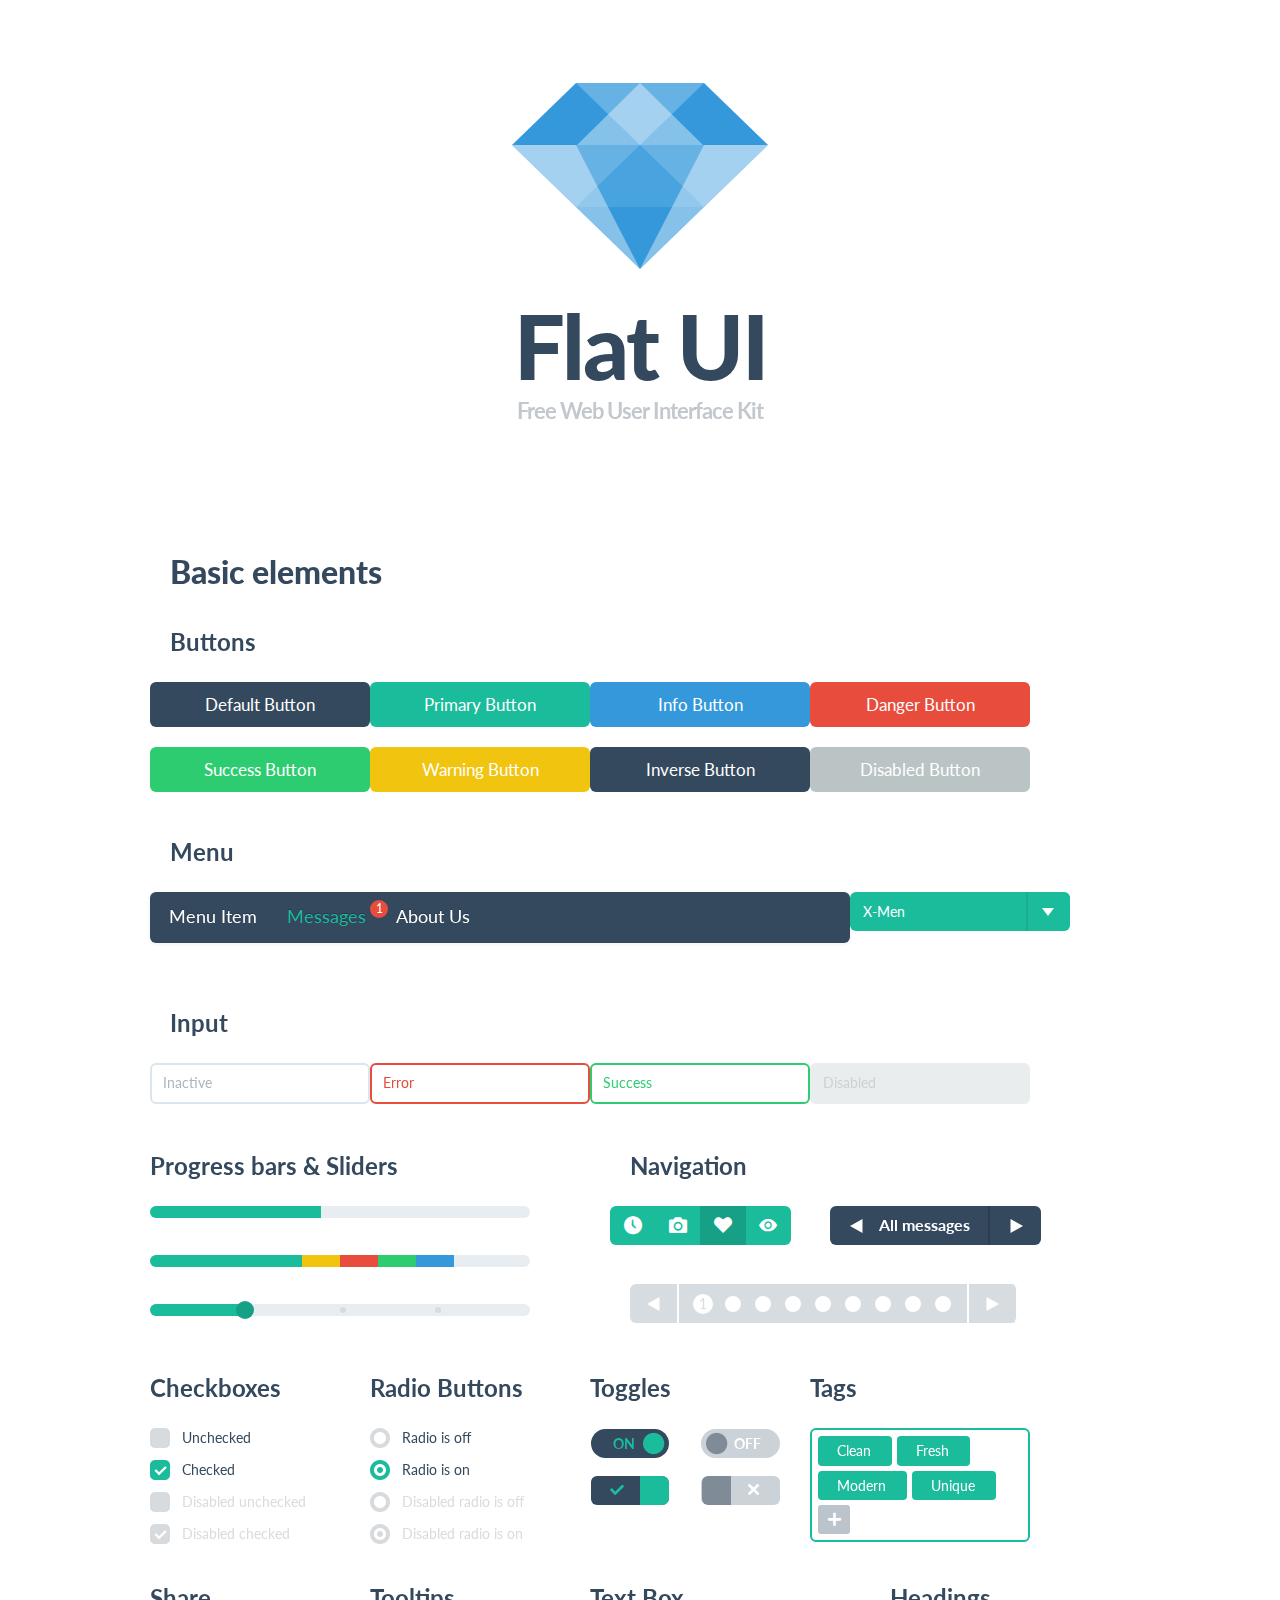
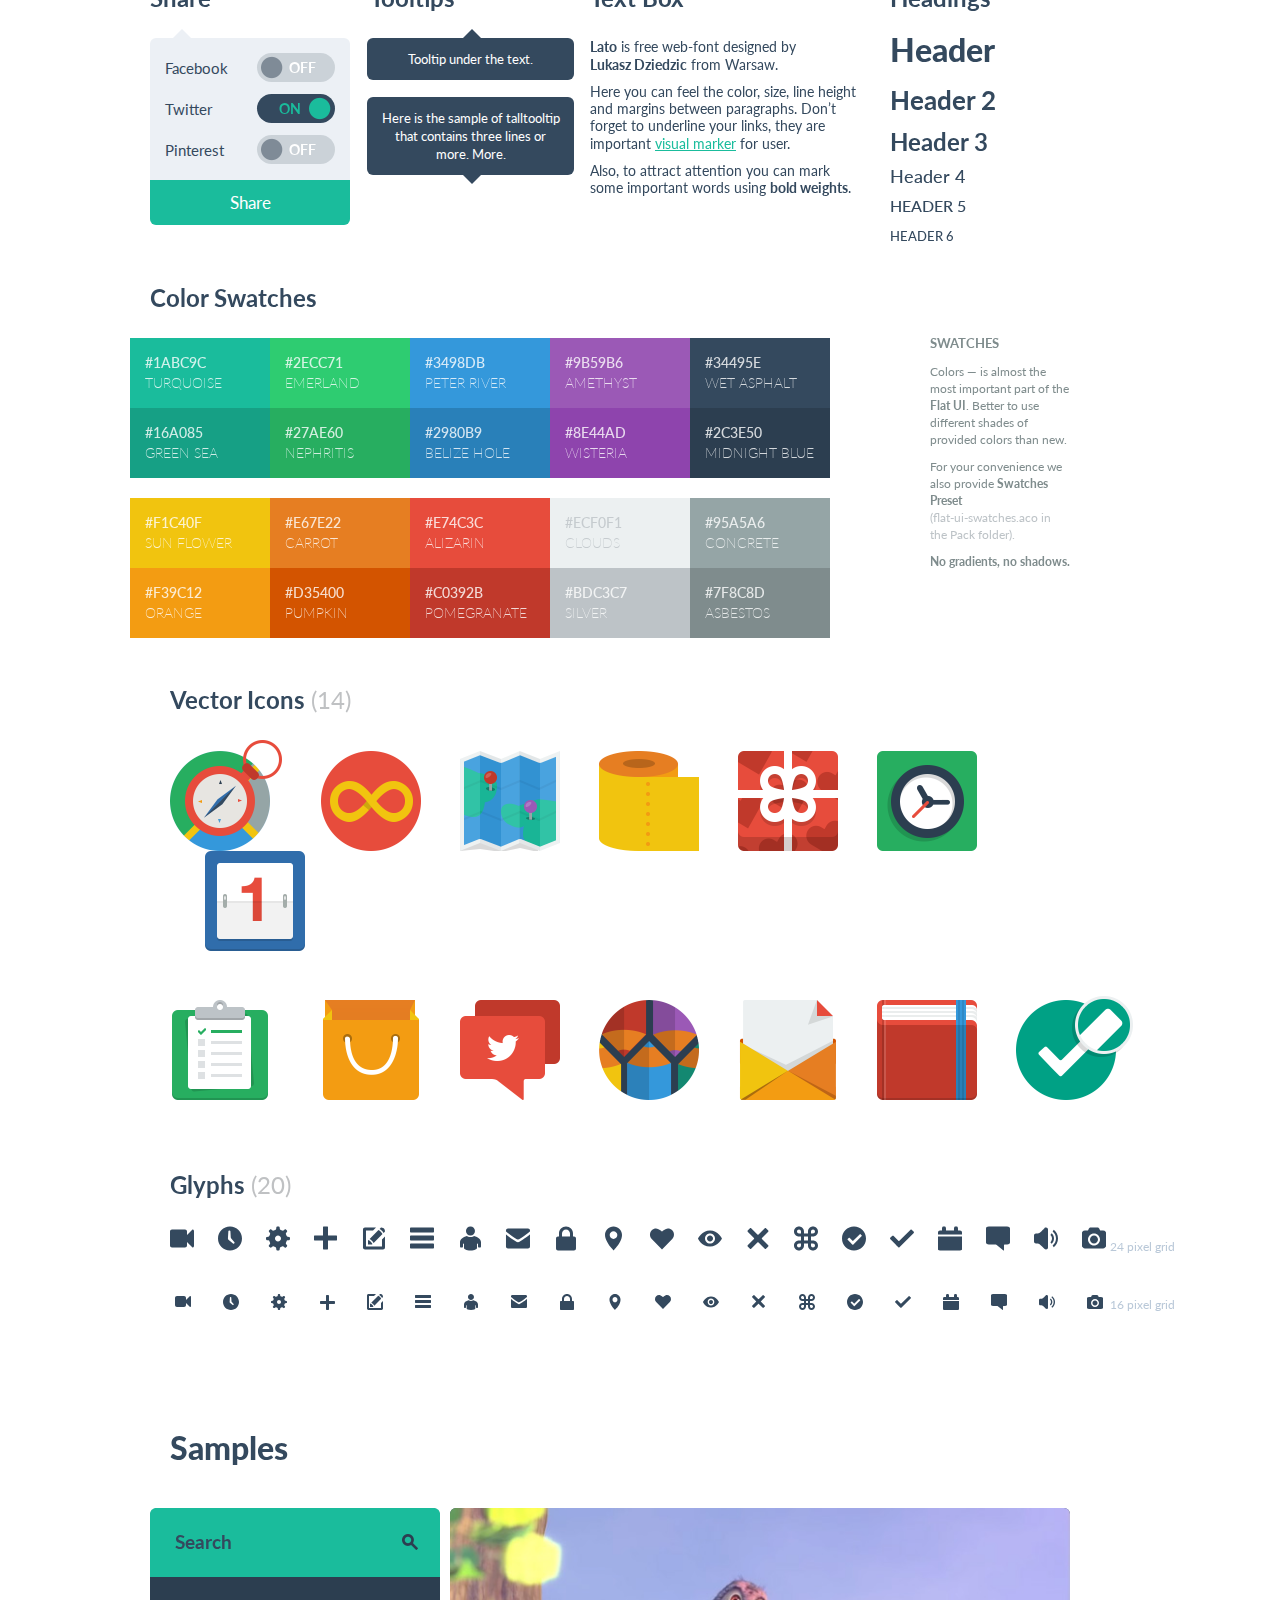
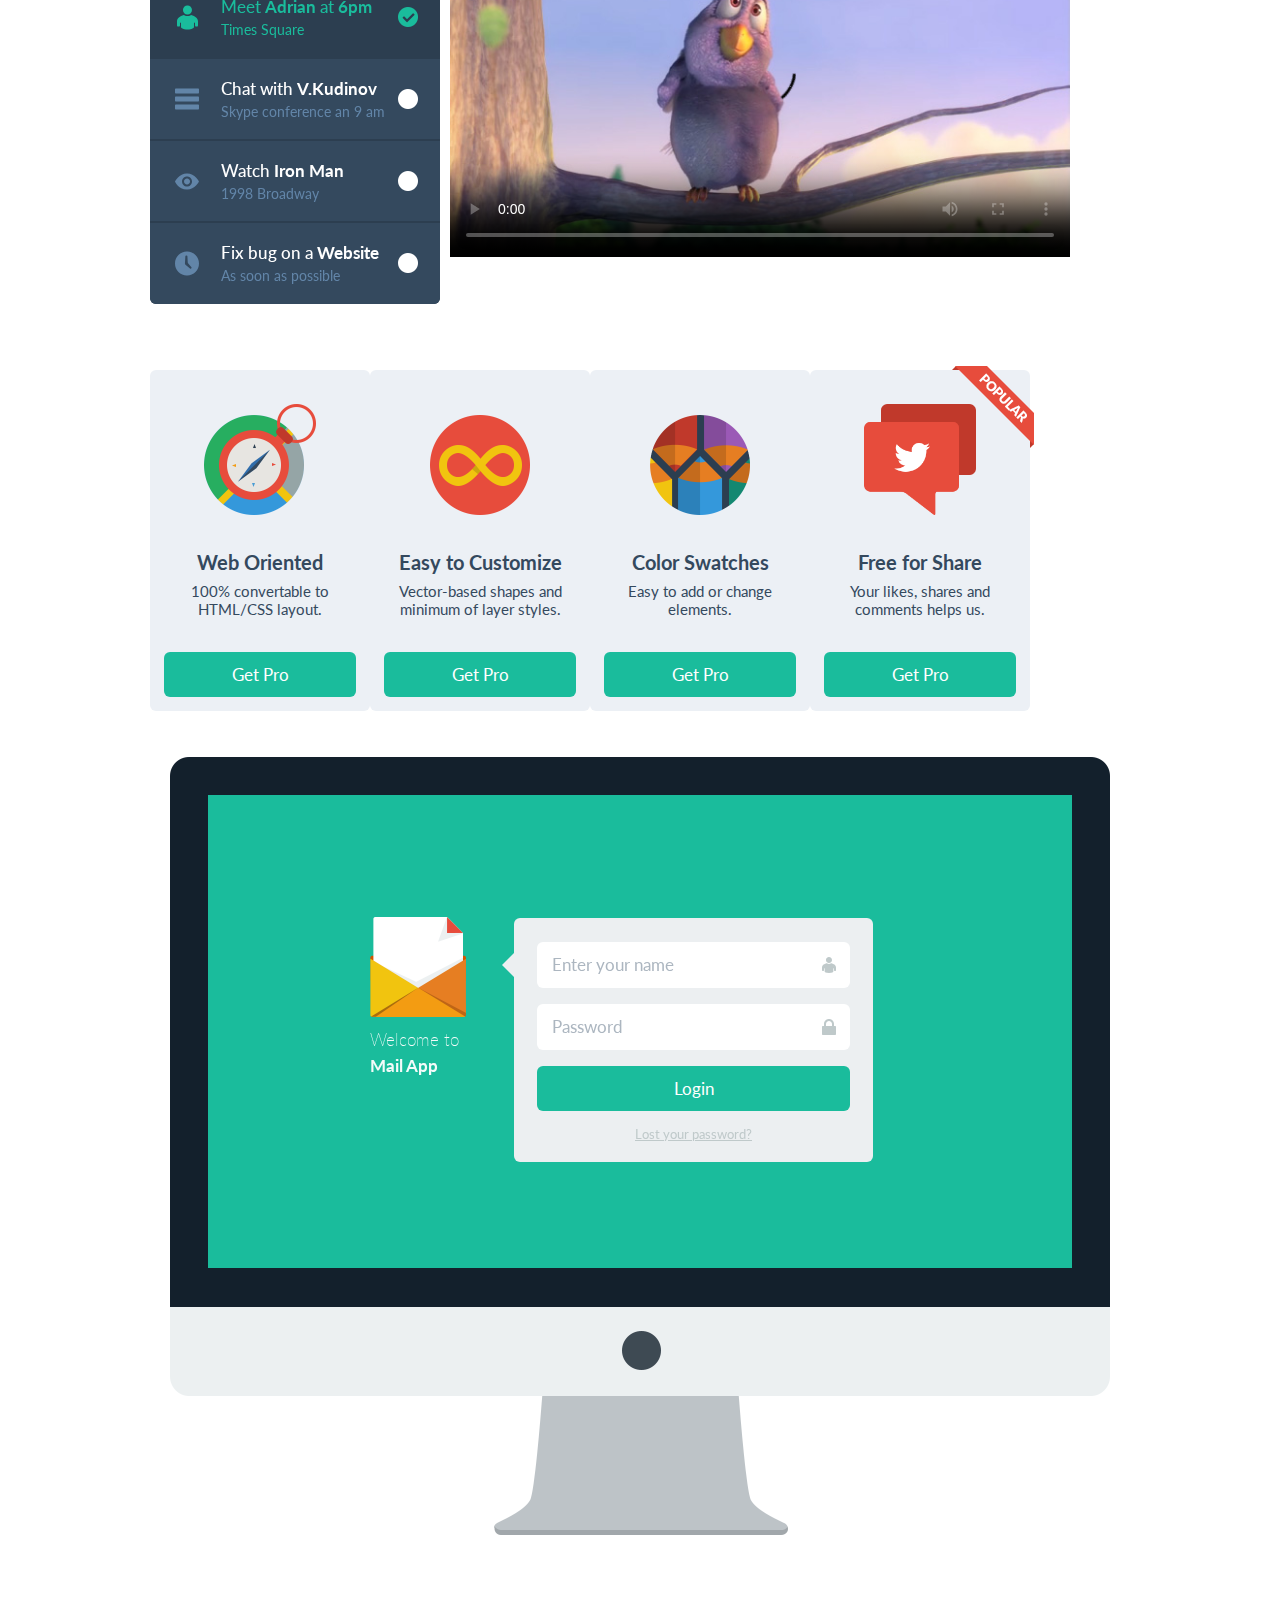
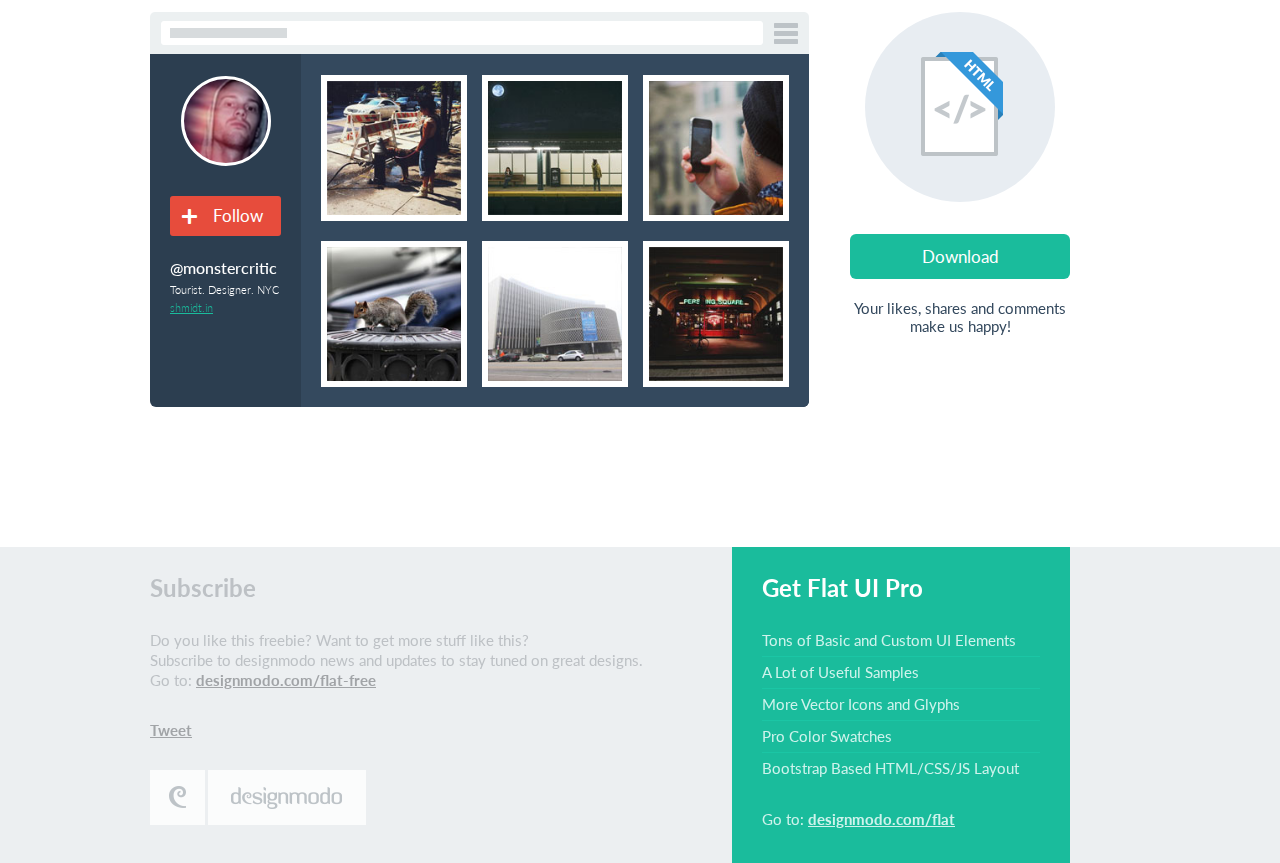
<file: ref.html>
<!DOCTYPE html>
<html lang="en">
  <head>
    <meta charset="utf-8">
    <title>Flat UI</title>
    <meta name="viewport" content="width=device-width, initial-scale=1.0">

    <!-- Loading Bootstrap -->
    <link href="css/bootstrap.css" rel="stylesheet">

    <!-- Loading Flat UI -->
    <link href="css/flat-ui.css" rel="stylesheet">
    <link rel="shortcut icon" href="images/favicon.ico">

    <!-- HTML5 shim, for IE6-8 support of HTML5 elements. All other JS at the end of file. -->
    <!--[if lt IE 9]>
      <script src="js/html5shiv.js"></script>
    <![endif]-->
  </head>
  <body>
    <div class="container">
      <div class="demo-headline">
        <h1 class="demo-logo">
          <div class="logo"></div>
          Flat UI
          <small>Free Web User Interface Kit</small>
        </h1>
      </div> <!-- /demo-headline -->

      <h1>Basic elements</h1>
      <h3 class="demo-panel-title">Buttons</h3>

      <div class="row demo-row">
        <div class="span3">
          <a href="#" class="btn btn-large btn-block">Default Button</a>
        </div>
        <div class="span3">
          <a href="#" class="btn btn-large btn-block btn-primary">Primary Button</a>
        </div>
        <div class="span3">
          <a href="#" class="btn btn-large btn-block btn-info">Info Button</a>
        </div>
        <div class="span3">
          <a href="#" class="btn btn-large btn-block btn-danger">Danger Button</a>
        </div>
      </div> <!-- /row -->

      <div class="row demo-row">
        <div class="span3">
          <a href="#" class="btn btn-large btn-block btn-success">Success Button</a>
        </div>
        <div class="span3">
          <a href="#" class="btn btn-large btn-block btn-warning">Warning Button</a>
        </div>
        <div class="span3">
          <a href="#" class="btn btn-large btn-block btn-inverse">Inverse Button</a>
        </div>
        <div class="span3">
          <a href="#" class="btn btn-large btn-block disabled">Disabled Button</a>
        </div>
      </div> <!-- /row -->

      <h3 class="demo-panel-title">Menu</h3>
      <div class="row demo-row">
        <div class="span9">
          <div class="navbar navbar-inverse">
            <div class="navbar-inner">
              <div class="container">
                <button type="button" class="btn btn-navbar" data-toggle="collapse" data-target=".nav-collapse">
                  <span class="icon-bar"></span>
                  <span class="icon-bar"></span>
                  <span class="icon-bar"></span>
                </button>
                <div class="nav-collapse collapse">
                  <ul class="nav">
                    <li>
                      <a href="#">
                        Menu Item
                        <span class="navbar-unread">1</span>
                      </a>
                    </li>
                    <li class="active">
                      <a href="#">
                        Messages
                        <span class="navbar-unread">1</span>
                      </a>
                      <ul>
                        <li><a href="#">Element One</a></li>
                        <li>
                          <a href="#">Sub menu</a>
                          <ul>
                            <li><a href="#">Element One</a></li>
                            <li><a href="#">Element Two</a></li>
                            <li><a href="#">Element Three</a></li>
                          </ul> <!-- /Sub menu -->
                        </li>
                        <li><a href="#">Element Three</a></li>
                      </ul> <!-- /Sub menu -->
                    </li>
                    <li>
                      <a href="#">
                        About Us
                        <span class="navbar-unread">1</span>
                      </a>
                    </li>
                  </ul>
                </div><!--/.nav-collapse -->
              </div>
            </div>
          </div>
        </div>
        <div class="span3">
          <select value="X-Men" class="span3" tabindex="1" name="herolist">
            <option value="0">Choose hero</option>
            <option value="1">Spider Man</option>
            <option value="2">Wolverine</option>
            <option value="3">Captain America</option>
            <option value="X-Men" selected="selected">X-Men</option>
            <option value="Crocodile">Crocodile</option>
          </select>
        </div>
      </div> <!-- /row -->

      <h3 class="demo-panel-title">Input</h3>
      <div class="row">
        <div class="span3">
          <input type="text" value="" placeholder="Inactive" class="span3" />
        </div>
        <div class="span3">
          <div class="control-group error">
            <input type="text" value="Error" class="span3" />
          </div>
        </div>
        <div class="span3">
          <div class="control-group success">
            <input type="text" value="Success" class="span3" />
          </div>
        </div>
        <div class="span3">
          <input type="text" value="Disabled" disabled="disabled" class="span3" />
        </div>
      </div> <!-- /row -->

      <div class="row">
        <div class="span5">
          <h3 class="demo-panel-title">Progress bars &amp; Sliders</h3>
          <div class="progress">
            <div class="bar" style="width: 45%;"></div>
          </div>
          <br/>
          <div class="progress">
            <div class="bar" style="width: 40%;"></div>
            <div class="bar bar-warning" style="width: 10%;"></div>
            <div class="bar bar-danger" style="width: 10%;"></div>
            <div class="bar bar-success" style="width: 10%;"></div>
            <div class="bar bar-info" style="width: 10%;"></div>
          </div>
          <br/>
          <div id="slider" class="ui-slider">
            <div class="ui-slider-segment"></div>
            <div class="ui-slider-segment"></div>
            <div class="ui-slider-segment"></div>
          </div>
        </div> <!-- /sliders -->

        <div class="span6 offset1">
          <h3 class="demo-panel-title">Navigation</h3>
          <div class="row demo-navigation">
            <div class="span3">
              <div class="btn-toolbar">
                <div class="btn-group">
                  <a class="btn btn-primary" href="#"><i class="fui-time-16"></i></a>
                  <a class="btn btn-primary" href="#"><i class="fui-camera-16"></i></a>
                  <a class="btn btn-primary active" href="#"><i class="fui-heart-16"></i></a>
                  <a class="btn btn-primary" href="#"><i class="fui-eye-16"></i></a>
                </div>
              </div> <!-- /toolbar -->
            </div>
            <div class="span3 demo-pager">
              <ul class="pager">
                <li class="previous">
                  <a href="#">
                    <img src="images/pager/previous.png" />
                    All messages
                  </a>
                </li>
                <!-- <li class="pager-center">Center</li> -->
                <li class="next">
                  <a href="#">
                    <img src="images/pager/next.png" />
                  </a>
                </li>
              </ul> <!-- /pager -->
            </div>
          </div> <!-- /demo-navigation -->

          <div class="pagination">
            <ul>
              <li class="previous"><a href="#"><img src="images/pager/previous.png" /></a></li>
              <li class="active"><a href="#">1</a></li>
              <li><a href="#">2</a></li>
              <li><a href="#">3</a></li>
              <li><a href="#">4</a></li>
              <li><a href="#">5</a></li>
              <li><a href="#">6</a></li>
              <li><a href="#">7</a></li>
              <li><a href="#">8</a></li>
              <li><a href="#">9</a></li>
              <li class="next"><a href="#"><img src="images/pager/next.png" /></a></li>
            </ul>
          </div>
        </div> <!-- /navigation -->
      </div> <!-- /row -->

      <div class="row">
        <div class="span3">
          <h3 class="demo-panel-title">Checkboxes</h3>
          <label class="checkbox" for="checkbox1">
            <input type="checkbox" value="" id="checkbox1">
            Unchecked
          </label>
          <label class="checkbox" for="checkbox2">
            <input type="checkbox" checked="checked" value="" id="checkbox2">
            Checked
          </label>

          <label class="checkbox" for="checkbox3">
            <input type="checkbox" value="" id="checkbox3" disabled="">
            Disabled unchecked
          </label>
          <label class="checkbox" for="checkbox4">
            <input type="checkbox" checked="checked" value="" id="checkbox4" disabled="">
            Disabled checked
          </label>
        </div> <!-- /checkboxes span3 -->

        <div class="span3">
          <h3 class="demo-panel-title">Radio Buttons</h3>
          <label class="radio">
            <input type="radio" name="optionsRadios" id="optionsRadios1" value="option1">
            Radio is off
          </label>
          <label class="radio">
            <input type="radio" name="optionsRadios" id="optionsRadios2" value="option1" checked="">
            Radio is on
          </label>

          <label class="radio">
            <input type="radio" name="optionsRadiosDisabled" id="optionsRadios3" value="option2" disabled="">
            Disabled radio is off
          </label>
          <label class="radio">
            <input type="radio" name="optionsRadiosDisabled" id="optionsRadios4" value="option2" checked="" disabled="">
            Disabled radio is on
          </label>
        </div> <!-- /radios span3 -->

        <div class="span3">
          <h3 class="demo-panel-title">Toggles</h3>

          <table width="100%">
            <tr>
              <td width="50%">
                <div class="toggle">
                  <label class="toggle-radio" for="toggleOption2">ON</label>
                  <input type="radio" name="toggleOptions" id="toggleOption1" value="option1" checked="checked">
                  <label class="toggle-radio" for="toggleOption1">OFF</label>
                  <input type="radio" name="toggleOptions" id="toggleOption2" value="option2">
                </div>
              </td>

              <td>
                <div class="toggle">
                  <label class="toggle-radio" for="toggleOption4">ON</label>
                  <input type="radio" name="toggleOptions2" id="toggleOption3" value="option3">
                  <label class="toggle-radio" for="toggleOption3">OFF</label>
                  <input type="radio" name="toggleOptions2" id="toggleOption4" value="option4" checked="checked">
                </div>
              </td>
            </tr>
            <tr>
              <td>
                <div class="toggle toggle-icon">
                  <label class="toggle-radio fui-checkmark-16" for="toggleOption6"></label>
                  <input type="radio" name="toggleOptions3" id="toggleOption5" value="option5" checked="checked">
                  <label class="toggle-radio fui-cross-16" for="toggleOption5"></label>
                  <input type="radio" name="toggleOptions3" id="toggleOption6" value="option6">
                </div>
              </td>

              <td>
                <div class="toggle toggle-icon">
                  <label class="toggle-radio fui-checkmark-16" for="toggleOption8"></label>
                  <input type="radio" name="toggleOptions4" id="toggleOption7" value="option7">
                  <label class="toggle-radio fui-cross-16" for="toggleOption7"></label>
                  <input type="radio" name="toggleOptions4" id="toggleOption8" value="option8" checked="checked">
                </div>
              </td>
            </tr>
          </table>
        </div> <!-- /toggles span3 -->

        <div class="span3">
          <h3 class="demo-panel-title">Tags</h3>
          <input name="tagsinput" id="tagsinput" class="tagsinput" value="Clean,Fresh,Modern,Unique" />
        </div>
      </div> <!-- /row -->

      <div class="row">
        <div class="span3">
          <h3 class="demo-panel-title">Share</h3>
          <div class="share mrl">
            <ul>
              <li>
                <label class="share-label" for="share-toggle2">Facebook</label>
                <div class="toggle">
                  <label class="toggle-radio" for="share-toggle2">ON</label>
                  <input type="radio" name="share-toggles" id="share-toggle2" value="toggle1">
                  <label class="toggle-radio" for="share-toggle1">OFF</label>
                  <input type="radio" name="share-toggles" id="share-toggle1" value="toggle2" checked="checked">
                </div>
              </li>
              <li>
                <label class="share-label" for="share-toggle4">Twitter</label>
                <div class="toggle">
                  <label class="toggle-radio" for="share-toggle4">ON</label>
                  <input type="radio" name="share-toggles2" id="share-toggle4" value="toggle1" checked="checked">
                  <label class="toggle-radio" for="share-toggle3">OFF</label>
                  <input type="radio" name="share-toggles2" id="share-toggle3" value="toggle2">
                </div>
              </li>
              <li>
                <label class="share-label" for="share-toggle6">Pinterest</label>
                <div class="toggle">
                  <label class="toggle-radio" for="share-toggle6">ON</label>
                  <input type="radio" name="share-toggles3" id="share-toggle6" value="toggle1">
                  <label class="toggle-radio" for="share-toggle5">OFF</label>
                  <input type="radio" name="share-toggles3" id="share-toggle5" value="toggle2" checked="checked">
                </div>
              </li>
            </ul>
            <a href="#" class="btn btn-primary btn-block btn-large">Share</a>
          </div> <!-- /share -->
        </div>

        <div class="span3">
          <div class="demo-tooltips">
            <h3 class="demo-panel-title">Tooltips</h3>
            <p align="center" data-toggle="tooltip" data-placement="bottom" title="Tooltip under the text."></p>
            <p align="center" data-toggle="tooltip" title="Here is the sample of talltooltip that contains three lines or more. More."></p>
          </div>
        </div> <!-- /span3 with tooltips -->

        <div class="span4">
          <div class="demo-text-box prl">
            <h3 class="demo-panel-title">Text Box</h3>
            <p><strong>Lato</strong> is free web-font designed by <strong>Lukasz&nbsp;Dziedzic</strong> from Warsaw.</p>
            <p>Here you can feel the color, size, line height and margins between paragraphs. Don’t forget to underline 
              your links, they are important <a href="#">visual marker</a> for user.</p>
            <p>Also, to attract attention you can mark some&nbsp;important words using <strong>bold weights</strong>.</p>
          </div>
        </div> <!-- /text box -->

        <div class="span2">
          <h3 class="demo-panel-title demo-headings">Headings</h3>
          <h1>Header</h1>
          <h2>Header 2</h2>
          <h3>Header 3</h3>
          <h4>Header 4</h4>
          <h5>Header 5</h5>
          <h6>Header 6</h6>
        </div> <!-- /headings -->
      </div> <!-- /row -->

      <div class="row">
        <div class="span10">
          <h3 class="demo-panel-title">Color Swatches</h3>
          <div class="row mbl">
            <div class="span2">
              <dl class="palette palette-firm">
                <dt>#1abc9c</dt>
                <dd>Turquoise</dd>
              </dl>
              <dl class="palette palette-firm-dark">
                <dt>#16a085</dt>
                <dd>Green sea</dd>
              </dl>
            </div>

            <div class="span2">
              <dl class="palette palette-success">
                <dt>#2ecc71</dt>
                <dd>Emerland</dd>
              </dl>
              <dl class="palette palette-success-dark">
                <dt>#27ae60</dt>
                <dd>Nephritis</dd>
              </dl>
            </div>

            <div class="span2">
              <dl class="palette palette-info">
                <dt>#3498db</dt>
                <dd>Peter river</dd>
              </dl>
              <dl class="palette palette-info-dark">
                <dt>#2980b9</dt>
                <dd>Belize hole</dd>
              </dl>
            </div>

            <div class="span2">
              <dl class="palette palette-amethyst">
                <dt>#9b59b6</dt>
                <dd>Amethyst</dd>
              </dl>
              <dl class="palette palette-wisteria">
                <dt>#8e44ad</dt>
                <dd>Wisteria</dd>
              </dl>
            </div>

            <div class="span2">
              <dl class="palette palette-night">
                <dt>#34495e</dt>
                <dd>Wet asphalt</dd>
              </dl>
              <dl class="palette palette-night-dark">
                <dt>#2c3e50</dt>
                <dd>Midnight blue</dd>
              </dl>
            </div>
          </div> <!-- /color swatches -->

          <div class="row mbl">
            <div class="span2">
              <dl class="palette palette-bright">
                <dt>#f1c40f</dt>
                <dd>Sun flower</dd>
              </dl>
              <dl class="palette palette-bright-dark">
                <dt>#f39c12</dt>
                <dd>Orange</dd>
              </dl>
            </div>

            <div class="span2">
              <dl class="palette palette-carrot">
                <dt>#e67e22</dt>
                <dd>Carrot</dd>
              </dl>
              <dl class="palette palette-pumpkin">
                <dt>#d35400</dt>
                <dd>Pumpkin</dd>
              </dl>
            </div>

            <div class="span2">
              <dl class="palette palette-alizarin">
                <dt>#e74c3c</dt>
                <dd>Alizarin</dd>
              </dl>
              <dl class="palette palette-pomegranate">
                <dt>#c0392b</dt>
                <dd>Pomegranate</dd>
              </dl>
            </div>

            <div class="span2">
              <dl class="palette palette-clouds">
                <dt>#ecf0f1</dt>
                <dd>Clouds</dd>
              </dl>
              <dl class="palette palette-silver">
                <dt>#bdc3c7</dt>
                <dd>Silver</dd>
              </dl>
            </div>

            <div class="span2">
              <dl class="palette palette-concrete">
                <dt>#95a5a6</dt>
                <dd>Concrete</dd>
              </dl>
              <dl class="palette palette-asbestos">
                <dt>#7f8c8d</dt>
                <dd>Asbestos</dd>
              </dl>
            </div>
          </div> <!-- /color swatches -->
        </div>

        <div class="span2">
          <h3 class="demo-panel-title">&nbsp;</h3>
          <h6 class="palette-headline">SWATCHES</h6>
          <p class="palette-paragraph">
            Colors &mdash; is almost the most important part of the <strong>Flat UI</strong>. Better to use different shades of provided colors than new.
          </p>
          <p class="palette-paragraph">
            For your convenience we also provide <strong>Swatches Preset</strong> <span>(flat&#8209;ui&#8209;swatches.aco in the Pack folder).</span>
          </p>
          <p class="palette-paragraph">
            <strong>No gradients, no shadows.</strong>
          </p>
        </div> <!-- /swatches desc -->
      </div> <!-- /swatches row -->

      <h3 class="demo-panel-title">Vector Icons <small>(14)</small></h3>
      <div class="demo-illustrations">
        <img src="images/illustrations/compass.png" class="big-illustration" src="" />
        <img src="images/illustrations/infinity.png" src="" />
        <img src="images/illustrations/map.png" src="" />
        <img src="images/illustrations/paper.png" src="" />
        <img src="images/illustrations/gift.png" src="" />
        <img src="images/illustrations/time.png" src="" />
        <img src="images/illustrations/calendar.png" src="" />
      </div>
      <div class="demo-illustrations">
        <img src="images/illustrations/clipboard.png" class="big-illustration-pusher" src="" />
        <img src="images/illustrations/bag.png" src="" />
        <img src="images/illustrations/share.png" src="" />
        <img src="images/illustrations/colors.png" src="" />
        <img src="images/illustrations/mail.png" src="" />
        <img src="images/illustrations/book.png" src="" />
        <img src="images/illustrations/retina.png" class="big-retina-illustration" src="" />
      </div>

      <div class="demo-icons">
        <h3 class="demo-panel-title">Glyphs <small>(20)</small></h3>
        <div class="demo-icons-24">
          <span class="fui-video-24"></span>
          <span class="fui-time-24"></span>
          <span class="fui-settings-24"></span>
          <span class="fui-plus-24"></span>
          <span class="fui-new-24"></span>
          <span class="fui-menu-24"></span>
          <span class="fui-man-24"></span>
          <span class="fui-mail-24"></span>
          <span class="fui-lock-24"></span>
          <span class="fui-location-24"></span>
          <span class="fui-heart-24"></span>
          <span class="fui-eye-24"></span>
          <span class="fui-cross-24"></span>
          <span class="fui-cmd-24"></span>
          <span class="fui-checkround-24"></span>
          <span class="fui-checkmark-24"></span>
          <span class="fui-calendar-24"></span>
          <span class="fui-bubble-24"></span>
          <span class="fui-volume-24"></span>
          <span class="fui-camera-24"></span>
          <span class="demo-icons-tooltip">24 pixel grid</span>
        </div>

        <div class="demo-icons-16">
          <span class="fui-video-16"></span>
          <span class="fui-time-16"></span>
          <span class="fui-settings-16"></span>
          <span class="fui-plus-16"></span>
          <span class="fui-new-16"></span>
          <span class="fui-menu-16"></span>
          <span class="fui-man-16"></span>
          <span class="fui-mail-16"></span>
          <span class="fui-lock-16"></span>
          <span class="fui-location-16"></span>
          <span class="fui-heart-16"></span>
          <span class="fui-eye-16"></span>
          <span class="fui-cross-16"></span>
          <span class="fui-cmd-16"></span>
          <span class="fui-checkround-16"></span>
          <span class="fui-checkmark-16"></span>
          <span class="fui-calendar-16"></span>
          <span class="fui-bubble-16"></span>
          <span class="fui-volume-16"></span>
          <span class="fui-camera-16"></span>
          <span class="demo-icons-tooltip">16 pixel grid</span>
        </div>
      </div> <!-- /icon font row -->

      <h1 class="mbl pbl">Samples</h1>
      <div class="row demo-samples">
        <div class="span4">
          <div class="todo mrm">
            <div class="todo-search">
              <input class="todo-search-field" type="search" value="" placeholder="Search" />
            </div>
            <ul>
              <li class="todo-done">
                <div class="todo-icon fui-man-24"></div>
                <div class="todo-content">
                  <h4 class="todo-name">
                    Meet <strong>Adrian</strong> at <strong>6pm</strong>
                  </h4>
                  Times Square
                </div>
              </li>

              <li>
                <div class="todo-icon fui-menu-24"></div>
                <div class="todo-content">
                  <h4 class="todo-name">
                    Chat with <strong>V.Kudinov</strong>
                  </h4>
                  Skype conference an 9 am
                </div>
              </li>

              <li>
                <div class="todo-icon fui-eye-24"></div>
                <div class="todo-content">
                  <h4 class="todo-name">
                    Watch <strong>Iron Man</strong>
                  </h4>
                  1998 Broadway
                </div>
              </li>

              <li>
                <div class="todo-icon fui-time-24"></div>
                <div class="todo-content">
                  <h4 class="todo-name">
                    Fix bug on a <strong>Website</strong>
                  </h4>
                  As soon as possible
                </div>
              </li>
            </ul>
          </div>
        </div> <!-- /todo list -->

        <div class="span8 demo-video">
          <!--[if !IE]> -->
            <video class="video-js" controls
              preload="auto" width="620" height="349" poster="images/video/poster.jpg" data-setup="{}">
              <source src="http://iurevych.github.com/Flat-UI-videos/big_buck_bunny.mp4" type="video/mp4">
              <source src="http://iurevych.github.com/Flat-UI-videos/big_buck_bunny.webm" type="video/webm">
            </video>
          <!-- <![endif]-->

          <!--[if IE]>
            <video class="video-js" controls
              preload="auto" width="620" height="256" poster="http://video-js.zencoder.com/oceans-clip.jpg" data-setup="{}">
              <source src="http://video-js.zencoder.com/oceans-clip.mp4" type='video/mp4'/>
              <source src="http://video-js.zencoder.com/oceans-clip.webm" type='video/webm'/>
            </video>
          <![endif]-->
        </div> <!-- /video -->
      </div>

      <div class="row demo-tiles">
        <div class="span3">
          <div class="tile">
            <img class="tile-image big-illustration" alt="" src="images/illustrations/compass.png" />
            <h3 class="tile-title">Web Oriented</h3>
            <p>100% convertable to HTML/CSS layout.</p>
            <a class="btn btn-primary btn-large btn-block" href="#">Get Pro</a>
          </div>
        </div>

        <div class="span3">
          <div class="tile">
            <img class="tile-image" alt="" src="images/illustrations/infinity.png" />
            <h3 class="tile-title">Easy to Customize</h3>
            <p>Vector-based shapes and minimum of layer styles.</p>
            <a class="btn btn-primary btn-large btn-block" href="#">Get Pro</a>
          </div>
        </div>

        <div class="span3">
          <div class="tile">
            <img class="tile-image" alt="" src="images/illustrations/colors.png" />
            <h3 class="tile-title">Color Swatches</h3>
            <p>Easy to add or change elements. </p>
            <a class="btn btn-primary btn-large btn-block" href="#">Get Pro</a>
          </div>
        </div>

        <div class="span3">
          <div class="tile tile-hot">
            <img class="tile-image big-illustration" alt="" src="images/illustrations/share.png" />
            <h3 class="tile-title">Free for Share</h3>
            <p>Your likes, shares and comments helps us.</p>
            <a class="btn btn-primary btn-large btn-block" href="#">Get Pro</a>
          </div>

        </div>
      </div> <!-- /tiles -->

      <div class="login">
        <div class="login-screen">
          <div class="login-icon">
            <img src="images/login/icon.png" alt="Welcome to Mail App" />
            <h4>Welcome to <small>Mail App</small></h4>
          </div>

          <div class="login-form">
            <div class="control-group">
              <input type="text" class="login-field" value="" placeholder="Enter your name" id="login-name" />
              <label class="login-field-icon fui-man-16" for="login-name"></label>
            </div>

            <div class="control-group">
              <input type="password" class="login-field" value="" placeholder="Password" id="login-pass" />
              <label class="login-field-icon fui-lock-16" for="login-pass"></label>
            </div>

            <a class="btn btn-primary btn-large btn-block" href="#">Login</a>
            <a class="login-link" href="#">Lost your password?</a>
          </div>
        </div>
      </div>

      <div class="row">
        <div class="span9">
          <div class="demo-browser">
            <div class="demo-browser-side">
              <div class="demo-browser-author"></div>
              <div class="demo-browser-action">
                <a class="btn btn-danger btn-large btn-block" href="http://twitter.com/monstercritic" target="_blank">
                  Follow
                </a>
              </div>
              <h5>@monstercritic</h5>
              <h6>
                Tourist. Designer. NYC
                <a href="http://shmidt.in" target="_blank">shmidt.in</a>
              </h6>
            </div>
            <div class="demo-browser-content">
              <img src="images/demo/browser-pic-1.jpg" alt="" />
              <img src="images/demo/browser-pic-2.jpg" alt="" />
              <img src="images/demo/browser-pic-3.jpg" alt="" />
              <img src="images/demo/browser-pic-4.jpg" alt="" />
              <img src="images/demo/browser-pic-5.jpg" alt="" />
              <img src="images/demo/browser-pic-6.jpg" alt="" />
            </div>
          </div>
        </div>

        <div class="span3">
          <div class="demo-download">
            <img src="images/demo/html-icon.png" src="Free PSD" />
          </div>

          <a href="https://github.com/designmodo/Flat-UI/archive/master.zip" class="btn btn-primary btn-large btn-block">Download</a>

          <p class="demo-download-text">Your likes, shares and comments make us happy!</p>
        </div>
      </div> <!-- /download area -->

    </div> <!-- /container -->

    <footer>
      <div class="container">
        <div class="row">
          <div class="span7">
            <h3 class="footer-title">Subscribe</h3>
            <p>Do you like this freebie? Want to get more stuff like this?<br/>
              Subscribe to designmodo news and updates to stay tuned on great designs.<br/>
              Go to: <a href="http://designmodo.com/flat-free" target="_blank">designmodo.com/flat-free</a>
            </p>

            <p class="pvl">
              <a href="https://twitter.com/share" class="twitter-share-button" data-url="http://designmodo.com/flat-free/" data-text="Flat UI Free - PSD&amp;HTML User Interface Kit" data-via="designmodo" data-size="large">Tweet</a>
              <script>!function(d,s,id){var js,fjs=d.getElementsByTagName(s)[0];if(!d.getElementById(id)){js=d.createElement(s);js.id=id;js.src="//platform.twitter.com/widgets.js";fjs.parentNode.insertBefore(js,fjs);}}(document,"script","twitter-wjs");</script>
            </p>

            <a class="footer-brand" href="http://designmodo.com" target="_blank">
              <img src="images/footer/logo.png" alt="Designmodo.com" />
            </a>
          </div> <!-- /span8 -->

          <div class="span5">
            <div class="footer-banner">
              <h3 class="footer-title">Get Flat UI Pro</h3>
              <ul>
                <li>Tons of Basic and Custom UI Elements</li>
                <li>A Lot of Useful Samples</li>
                <li>More Vector Icons and Glyphs</li>
                <li>Pro Color Swatches</li>
                <li>Bootstrap Based HTML/CSS/JS Layout</li>
              </ul>
              Go to: <a href="http://designmodo.com/flat" target="_blank">designmodo.com/flat</a>
            </div>
          </div>
        </div>
      </div>
    </footer>

    <!-- Load JS here for greater good =============================-->
    <script src="js/jquery-1.8.2.min.js"></script>
    <script src="js/jquery-ui-1.10.0.custom.min.js"></script>
    <script src="js/jquery.dropkick-1.0.0.js"></script>
    <script src="js/custom_checkbox_and_radio.js"></script>
    <script src="js/custom_radio.js"></script>
    <script src="js/jquery.tagsinput.js"></script>
    <script src="js/bootstrap-tooltip.js"></script>
    <script src="js/jquery.placeholder.js"></script>
    <script src="http://vjs.zencdn.net/c/video.js"></script>
    <script src="js/application.js"></script>
    <!--[if lt IE 8]>
      <script src="js/icon-font-ie7.js"></script>
      <script src="js/icon-font-ie7-24.js"></script>
    <![endif]-->
    <script type="text/javascript">
      var gaJsHost = (("https:" == document.location.protocol) ? "https://ssl." : "http://www.");
      document.write(unescape("%3Cscript src='" + gaJsHost + "google-analytics.com/ga.js' type='text/javascript'%3E%3C/script%3E"));
    </script>
    <script type="text/javascript">
      try{
        var pageTracker = _gat._getTracker("UA-19972760-2");
        pageTracker._trackPageview();
        } catch(err) {}
    </script>
  </body>
</html>
</file>
<file: css/flat-ui.css>
@import url("http://fonts.googleapis.com/css?family=Lato:400,700,900,400italic");
@font-face {
  font-family: "Flat-UI-Icons-16";
  src: url("../fonts/Flat-UI-Icons-16.eot");
  src: url("../fonts/Flat-UI-Icons-16.eot?#iefix") format("embedded-opentype"), url("../fonts/Flat-UI-Icons-16.woff") format("woff"), url("../fonts/Flat-UI-Icons-16.ttf") format("truetype"), url("../fonts/Flat-UI-Icons-16.svg#Flat-UI-Icons-16") format("svg");
  font-weight: normal;
  font-style: normal;
}

/* Use the following CSS code if you want to use data attributes for inserting your icons */
/* line 11, ../sass/_icon-font.sass */
[data-icon]:before {
  font-family: "Flat-UI-Icons-16";
  content: attr(data-icon);
  speak: none;
  font-weight: normal;
  line-height: 1;
  -webkit-font-smoothing: antialiased;
}

/* Use the following CSS code if you want to have a class per icon */
/*Instead of a list of all class selectors,
 *you can use the generic selector below, but it's slower:
 *[class*="fui-"]:before { */
/* line 25, ../sass/_icon-font.sass */
.fui-volume-16:before, .fui-video-16:before, .fui-time-16:before, .fui-settings-16:before, .fui-plus-16:before, .fui-new-16:before, .fui-menu-16:before, .fui-man-16:before, .fui-mail-16:before, .fui-lock-16:before, .fui-location-16:before, .fui-heart-16:before, .fui-eye-16:before, .fui-cross-16:before, .fui-cmd-16:before, .fui-checkround-16:before, .fui-checkmark-16:before, .fui-camera-16:before, .fui-calendar-16:before, .fui-bubble-16:before {
  font-family: "Flat-UI-Icons-16";
  speak: none;
  font-style: normal;
  font-weight: normal;
  line-height: 1;
  -webkit-font-smoothing: antialiased;
}

/* line 33, ../sass/_icon-font.sass */
.fui-volume-16:before {
  content: "\e000";
}

/* line 36, ../sass/_icon-font.sass */
.fui-video-16:before {
  content: "\e001";
}

/* line 39, ../sass/_icon-font.sass */
.fui-time-16:before {
  content: "\e002";
}

/* line 42, ../sass/_icon-font.sass */
.fui-settings-16:before {
  content: "\e003";
}

/* line 45, ../sass/_icon-font.sass */
.fui-plus-16:before {
  content: "\e004";
}

/* line 48, ../sass/_icon-font.sass */
.fui-new-16:before {
  content: "\e005";
}

/* line 51, ../sass/_icon-font.sass */
.fui-menu-16:before {
  content: "\e006";
}

/* line 54, ../sass/_icon-font.sass */
.fui-man-16:before {
  content: "\e007";
}

/* line 57, ../sass/_icon-font.sass */
.fui-mail-16:before {
  content: "\e008";
}

/* line 60, ../sass/_icon-font.sass */
.fui-lock-16:before {
  content: "\e009";
}

/* line 63, ../sass/_icon-font.sass */
.fui-location-16:before {
  content: "\e00a";
}

/* line 66, ../sass/_icon-font.sass */
.fui-heart-16:before {
  content: "\e00b";
}

/* line 69, ../sass/_icon-font.sass */
.fui-eye-16:before {
  content: "\e00c";
}

/* line 72, ../sass/_icon-font.sass */
.fui-cross-16:before {
  content: "\e00d";
}

/* line 75, ../sass/_icon-font.sass */
.fui-cmd-16:before {
  content: "\e00e";
}

/* line 78, ../sass/_icon-font.sass */
.fui-checkround-16:before {
  content: "\e00f";
}

/* line 81, ../sass/_icon-font.sass */
.fui-checkmark-16:before {
  content: "\e010";
}

/* line 84, ../sass/_icon-font.sass */
.fui-camera-16:before {
  content: "\e011";
}

/* line 87, ../sass/_icon-font.sass */
.fui-calendar-16:before {
  content: "\e012";
}

/* line 90, ../sass/_icon-font.sass */
.fui-bubble-16:before {
  content: "\e013";
}

@font-face {
  font-family: "Flat-UI-Icons-24";
  src: url("../fonts/Flat-UI-Icons-24.eot");
  src: url("../fonts/Flat-UI-Icons-24.eot?#iefix") format("embedded-opentype"), url("../fonts/Flat-UI-Icons-24.woff") format("woff"), url("../fonts/Flat-UI-Icons-24.ttf") format("truetype"), url("../fonts/Flat-UI-Icons-24.svg#Flat-UI-Icons-24") format("svg");
  font-weight: normal;
  font-style: normal;
}

/* Use the following CSS code if you want to use data attributes for inserting your icons */
/* line 11, ../sass/_icon-font-24.sass */
[data-icon]:before {
  font-family: "Flat-UI-Icons-24";
  content: attr(data-icon);
  speak: none;
  font-weight: normal;
  line-height: 1;
  -webkit-font-smoothing: antialiased;
}

/* Use the following CSS code if you want to have a class per icon */
/*Instead of a list of all class selectors,
 *you can use the generic selector below, but it's slower:
 *[class*="fui-"]:before { */
/* line 25, ../sass/_icon-font-24.sass */
.fui-video-24:before, .fui-time-24:before, .fui-settings-24:before, .fui-plus-24:before, .fui-new-24:before, .fui-menu-24:before, .fui-man-24:before, .fui-mail-24:before, .fui-lock-24:before, .fui-location-24:before, .fui-heart-24:before, .fui-eye-24:before, .fui-cross-24:before, .fui-cmd-24:before, .fui-checkround-24:before, .fui-checkmark-24:before, .fui-calendar-24:before, .fui-bubble-24:before, .fui-volume-24:before, .fui-camera-24:before {
  font-family: "Flat-UI-Icons-24";
  speak: none;
  font-style: normal;
  font-weight: normal;
  line-height: 1;
  -webkit-font-smoothing: antialiased;
}

/* line 33, ../sass/_icon-font-24.sass */
.fui-video-24:before {
  content: "\e000";
}

/* line 36, ../sass/_icon-font-24.sass */
.fui-time-24:before {
  content: "\e001";
}

/* line 39, ../sass/_icon-font-24.sass */
.fui-settings-24:before {
  content: "\e002";
}

/* line 42, ../sass/_icon-font-24.sass */
.fui-plus-24:before {
  content: "\e003";
}

/* line 45, ../sass/_icon-font-24.sass */
.fui-new-24:before {
  content: "\e005";
}

/* line 48, ../sass/_icon-font-24.sass */
.fui-menu-24:before {
  content: "\e006";
}

/* line 51, ../sass/_icon-font-24.sass */
.fui-man-24:before {
  content: "\e007";
}

/* line 54, ../sass/_icon-font-24.sass */
.fui-mail-24:before {
  content: "\e008";
}

/* line 57, ../sass/_icon-font-24.sass */
.fui-lock-24:before {
  content: "\e009";
}

/* line 60, ../sass/_icon-font-24.sass */
.fui-location-24:before {
  content: "\e00a";
}

/* line 63, ../sass/_icon-font-24.sass */
.fui-heart-24:before {
  content: "\e00b";
}

/* line 66, ../sass/_icon-font-24.sass */
.fui-eye-24:before {
  content: "\e00c";
}

/* line 69, ../sass/_icon-font-24.sass */
.fui-cross-24:before {
  content: "\e00d";
}

/* line 72, ../sass/_icon-font-24.sass */
.fui-cmd-24:before {
  content: "\e00e";
}

/* line 75, ../sass/_icon-font-24.sass */
.fui-checkround-24:before {
  content: "\e00f";
}

/* line 78, ../sass/_icon-font-24.sass */
.fui-checkmark-24:before {
  content: "\e010";
}

/* line 81, ../sass/_icon-font-24.sass */
.fui-calendar-24:before {
  content: "\e011";
}

/* line 84, ../sass/_icon-font-24.sass */
.fui-bubble-24:before {
  content: "\e012";
}

/* line 87, ../sass/_icon-font-24.sass */
.fui-volume-24:before {
  content: "\e013";
}

/* line 90, ../sass/_icon-font-24.sass */
.fui-camera-24:before {
  content: "\e004";
}

/* line 2, ../sass/modules/_type.sass */
body {
  color: #34495e;
  font: 14px/1.231 "Lato", sans-serif;
}

/* line 6, ../sass/modules/_type.sass */
a {
  color: #1abc9c;
  text-decoration: underline;
  -webkit-transition: 0.25s;
  -moz-transition: 0.25s;
  -o-transition: 0.25s;
  transition: 0.25s;
  -webkit-backface-visibility: hidden;
}
/* line 10, ../sass/modules/_type.sass */
a:hover {
  color: #2ecc71;
  text-decoration: none;
}

/* line 14, ../sass/modules/_type.sass */
h1 {
  font-size: 32px;
  font-weight: 900;
}

/* line 18, ../sass/modules/_type.sass */
h2 {
  font-size: 26px;
  font-weight: 700;
  margin-bottom: 2px;
}

/* line 23, ../sass/modules/_type.sass */
h3 {
  font-size: 24px;
  font-weight: 700;
  margin-bottom: 4px;
  margin-top: 2px;
}

/* line 29, ../sass/modules/_type.sass */
h4, #main-content .news-item {
  font-size: 18px;
  font-weight: 500;
  margin-top: 4px;
}

/* line 34, ../sass/modules/_type.sass */
h5 {
  font-size: 16px;
  font-weight: 500;
  text-transform: uppercase;
}

/* line 39, ../sass/modules/_type.sass */
h6 {
  font-size: 13px;
  font-weight: 500;
  text-transform: uppercase;
}

/* line 11, ../sass/modules/_btn.sass */
.btn {
  border: none;
  background: #34495e;
  color: white;
  font-size: 16.5px;
  text-decoration: none;
  text-shadow: none;
  -webkit-box-shadow: none;
  -moz-box-shadow: none;
  box-shadow: none;
  -webkit-transition: 0.25s;
  -moz-transition: 0.25s;
  -o-transition: 0.25s;
  transition: 0.25s;
  -webkit-backface-visibility: hidden;
}
/* line 21, ../sass/modules/_btn.sass */
.btn:hover, .btn:focus {
  background-color: #4e6d8d;
  color: white;
  -webkit-transition: 0.25s;
  -moz-transition: 0.25s;
  -o-transition: 0.25s;
  transition: 0.25s;
  -webkit-backface-visibility: hidden;
}
/* line 27, ../sass/modules/_btn.sass */
.btn:active, .btn.active {
  background-color: #2c3e50;
  color: rgba(255, 255, 255, 0.75);
  -webkit-box-shadow: none;
  -moz-box-shadow: none;
  box-shadow: none;
}
/* line 33, ../sass/modules/_btn.sass */
.btn.disabled, .btn[disabled] {
  background-color: #95a5a6;
  color: white;
}
/* line 39, ../sass/modules/_btn.sass */
.btn.btn-large {
  padding-bottom: 12px;
  padding-top: 13px;
}
/* line 44, ../sass/modules/_btn.sass */
.btn.btn-primary {
  background-color: #1abc9c;
}
/* line 3, ../sass/modules/_btn.sass */
.btn.btn-primary:hover, .btn.btn-primary:focus {
  background-color: #2fe2bf;
}
/* line 6, ../sass/modules/_btn.sass */
.btn.btn-primary:active, .btn.btn-primary.active {
  background-color: #16a085;
}
/* line 47, ../sass/modules/_btn.sass */
.btn.btn-info {
  background-color: #3498db;
}
/* line 3, ../sass/modules/_btn.sass */
.btn.btn-info:hover, .btn.btn-info:focus {
  background-color: #5dade2;
}
/* line 6, ../sass/modules/_btn.sass */
.btn.btn-info:active, .btn.btn-info.active {
  background-color: #2383c4;
}
/* line 50, ../sass/modules/_btn.sass */
.btn.btn-danger {
  background-color: #e74c3c;
}
/* line 3, ../sass/modules/_btn.sass */
.btn.btn-danger:hover, .btn.btn-danger:focus {
  background-color: #ec7063;
}
/* line 6, ../sass/modules/_btn.sass */
.btn.btn-danger:active, .btn.btn-danger.active {
  background-color: #dc2d1b;
}
/* line 53, ../sass/modules/_btn.sass */
.btn.btn-success {
  background-color: #2ecc71;
}
/* line 3, ../sass/modules/_btn.sass */
.btn.btn-success:hover, .btn.btn-success:focus {
  background-color: #55d98d;
}
/* line 6, ../sass/modules/_btn.sass */
.btn.btn-success:active, .btn.btn-success.active {
  background-color: #27ad60;
}
/* line 56, ../sass/modules/_btn.sass */
.btn.btn-warning {
  background-color: #f1c40f;
}
/* line 3, ../sass/modules/_btn.sass */
.btn.btn-warning:hover, .btn.btn-warning:focus {
  background-color: #f4d03f;
}
/* line 6, ../sass/modules/_btn.sass */
.btn.btn-warning:active, .btn.btn-warning.active {
  background-color: #cea70c;
}
/* line 60, ../sass/modules/_btn.sass */
.btn-toolbar .btn {
  font-size: 18px;
  padding: 10px 14px 9px;
}
/* line 64, ../sass/modules/_btn.sass */
.btn-toolbar .btn:first-child {
  -webkit-border-radius: 6px 0 0 6px;
  -moz-border-radius: 6px 0 0 6px;
  border-radius: 6px 0 0 6px;
}
/* line 67, ../sass/modules/_btn.sass */
.btn-toolbar .btn:last-child {
  -webkit-border-radius: 0 6px 6px 0;
  -moz-border-radius: 0 6px 6px 0;
  border-radius: 0 6px 6px 0;
}

/* line 71, ../sass/modules/_btn.sass */
.btn-toolbar .btn.active {
  color: white;
}

/* line 2, ../sass/modules/_demo.sass */
.demo-headline {
  padding: 73px 0 110px;
  text-align: center;
}

/* line 6, ../sass/modules/_demo.sass */
.demo-logo {
  font-size: 90px;
  font-weight: 900;
  letter-spacing: -2px;
  line-height: 100px;
}
/* line 12, ../sass/modules/_demo.sass */
.demo-logo .logo {
  background: url("../images/demo/logo-mask.png") center 0 no-repeat;
  background-size: 256px 186px;
  height: 186px;
  margin: 0 auto 26px;
  overflow: hidden;
  text-indent: -9999em;
  width: 256px;
}
/* line 21, ../sass/modules/_demo.sass */
.demo-logo small {
  color: rgba(52, 73, 94, 0.3);
  display: block;
  font-size: 22px;
  font-weight: 700;
  letter-spacing: -1px;
  padding-top: 5px;
}

/* line 30, ../sass/modules/_demo.sass */
.demo-row {
  margin-bottom: 20px;
}

/* line 33, ../sass/modules/_demo.sass */
.demo-panel-title {
  margin-bottom: 20px;
  padding-top: 20px;
}
/* line 37, ../sass/modules/_demo.sass */
.demo-panel-title small {
  color: #bfc1c3;
  font-size: inherit;
  font-weight: 400;
}

/* line 43, ../sass/modules/_demo.sass */
.demo-navigation {
  margin-bottom: -4px;
  margin-top: -10px;
}

/* line 47, ../sass/modules/_demo.sass */
.demo-pager {
  margin-top: -10px;
}

/* line 50, ../sass/modules/_demo.sass */
.demo-tooltips {
  height: 126px;
}
/* line 54, ../sass/modules/_demo.sass */
.demo-tooltips .tooltip {
  left: -8px !important;
  position: relative !important;
  top: -8px !important;
}

/* line 59, ../sass/modules/_demo.sass */
.demo-headings {
  margin-bottom: 12px;
}

/* line 62, ../sass/modules/_demo.sass */
.demo-tiles {
  margin-bottom: 46px;
}

/* line 65, ../sass/modules/_demo.sass */
.demo-icons {
  margin-bottom: 115px;
}

/* line 68, ../sass/modules/_demo.sass */
.demo-icons-24 {
  font-size: 24px;
  margin-bottom: 38px;
  position: relative;
}
/* line 72, ../sass/modules/_demo.sass */
.demo-icons-24 span {
  margin: 0 0 0 18px;
}
/* line 74, ../sass/modules/_demo.sass */
.demo-icons-24 span:first-child {
  margin-left: 0;
}

/* line 77, ../sass/modules/_demo.sass */
.demo-icons-16 {
  font-size: 16px;
  margin: 0 0 38px 5px;
  position: relative;
}
/* line 81, ../sass/modules/_demo.sass */
.demo-icons-16 span {
  margin: 0 0 0 28px;
}
/* line 83, ../sass/modules/_demo.sass */
.demo-icons-16 span:first-child {
  margin-left: 0;
}

/* line 86, ../sass/modules/_demo.sass */
.demo-icons-tooltip {
  bottom: 0;
  color: #b9c8d8;
  font-size: 12px;
  left: 100%;
  margin-left: 0 !important;
  position: absolute;
  width: 80px;
}

/* line 95, ../sass/modules/_demo.sass */
.demo-illustrations {
  margin-bottom: 45px;
}
/* line 98, ../sass/modules/_demo.sass */
.demo-illustrations img {
  height: 100px;
  margin-left: 35px;
  width: 100px;
  vertical-align: bottom;
}
/* line 104, ../sass/modules/_demo.sass */
.demo-illustrations img:first-child {
  margin-left: 0;
}
/* line 107, ../sass/modules/_demo.sass */
.demo-illustrations img.big-illustration {
  height: 111px;
  width: 112px;
}
/* line 111, ../sass/modules/_demo.sass */
.demo-illustrations img.big-retina-illustration {
  height: 104px;
  margin-right: -24px;
  width: 117px;
}
/* line 116, ../sass/modules/_demo.sass */
.demo-illustrations img.big-illustration-pusher {
  margin-right: 12px;
}

/* line 119, ../sass/modules/_demo.sass */
.demo-samples {
  margin-bottom: 46px;
}

/* line 122, ../sass/modules/_demo.sass */
.demo-video {
  border-radius: 6px;
  padding-top: 95px;
}

/* line 126, ../sass/modules/_demo.sass */
.demo-download-section {
  float: none;
  margin: 0 auto;
  padding: 60px 0 90px 20px;
  text-align: center;
}
/* line 132, ../sass/modules/_demo.sass */
.demo-download-section [class*='fui-'] {
  margin: 3px 0 -3px;
}

/* line 135, ../sass/modules/_demo.sass */
.demo-download {
  background-color: #e8edf2;
  border-radius: 50%;
  height: 120px;
  margin: 0 auto 32px;
  padding: 40px 28px 30px 32px;
  text-align: center;
  width: 130px;
}
/* line 144, ../sass/modules/_demo.sass */
.demo-download img {
  height: 104px;
  width: 82px;
}

/* line 148, ../sass/modules/_demo.sass */
.demo-download-text {
  font-size: 15px;
  padding: 20px 0;
  text-align: center;
}

/* line 154, ../sass/modules/_demo.sass */
.demo-text-box a:hover {
  color: #1abc9c;
}

/* line 157, ../sass/modules/_demo.sass */
.demo-browser {
  background: #2c3e50 url("../images/demo/browser.png") 0 0 no-repeat;
  background-size: 659px 42px;
  border-radius: 0 0 6px 6px;
  color: white;
  margin: 0 41px 140px 0;
  padding-top: 42px;
}

/* line 165, ../sass/modules/_demo.sass */
.demo-browser-side {
  float: left;
  padding: 22px 20px;
  width: 111px;
}
/* line 170, ../sass/modules/_demo.sass */
.demo-browser-side > h5 {
  margin-bottom: 3px;
  text-transform: none;
}
/* line 174, ../sass/modules/_demo.sass */
.demo-browser-side > h6 {
  font-size: 11px;
  font-weight: 300;
  line-height: 18px;
  margin-top: 3px;
  text-transform: none;
}

/* line 181, ../sass/modules/_demo.sass */
.demo-browser-author {
  background: url("../images/demo/browser-author.jpg") center center no-repeat;
  border: 3px solid white;
  display: block;
  height: 84px;
  margin: 0 auto;
  width: 84px;
  -webkit-border-radius: 50%;
  -moz-border-radius: 50%;
  border-radius: 50%;
}

/* line 190, ../sass/modules/_demo.sass */
.demo-browser-action {
  padding: 30px 0 12px;
}
/* line 193, ../sass/modules/_demo.sass */
.demo-browser-action > .btn {
  padding: 9px 0 10px 11px;
  text-align: left;
  -webkit-border-radius: 3px;
  -moz-border-radius: 3px;
  border-radius: 3px;
}
/* line 198, ../sass/modules/_demo.sass */
.demo-browser-action > .btn:before {
  color: white;
  content: "\e004";
  font-size: 16px;
  font-family: "Flat-UI-Icons-16";
  font-weight: 300;
  margin-right: 12px;
  position: relative;
  top: 1px;
  -webkit-font-smoothing: antialiased;
}

/* line 209, ../sass/modules/_demo.sass */
.demo-browser-content {
  background-color: #34495e;
  border-radius: 0 0 6px;
  overflow: hidden;
  padding: 21px 0 0 20px;
}
/* line 215, ../sass/modules/_demo.sass */
.demo-browser-content > img {
  border: 6px solid white;
  float: left;
  margin: 0 15px 20px 0;
  width: 134px;
}

@media only screen and (-webkit-min-device-pixel-ratio: 2), only screen and (-webkit-min-device-pixel-ratio: 1.5), only screen and (-moz-min-device-pixel-ratio: 2), only screen and (-o-min-device-pixel-ratio: 3 / 2), only screen and (-o-min-device-pixel-ratio: 2 / 1), only screen and (min--moz-device-pixel-ratio: 1.5), only screen and (min-device-pixel-ratio: 1.5), only screen and (min-device-pixel-ratio: 2) {
  /* line 223, ../sass/modules/_demo.sass */
  .logo {
    background-image: url("../images/demo/logo-mask-2x.png");
  }

  /* line 226, ../sass/modules/_demo.sass */
  .demo-browser {
    background-image: url("../images/demo/browser-2x.png");
  }
}
/* line 2, ../sass/modules/_navbar.sass */
.navbar {
  font-size: 18px;
}
/* line 5, ../sass/modules/_navbar.sass */
.navbar .brand {
  color: #1abc9c;
  font-size: inherit;
  font-weight: 700;
  padding-bottom: 16px;
  padding-top: 15px;
}
/* line 16, ../sass/modules/_navbar.sass */
.navbar .nav > li:hover > ul {
  top: 100%;
}
/* line 20, ../sass/modules/_navbar.sass */
.navbar .nav > li > ul {
  padding-top: 13px;
  top: 80%;
  background-color: white\9;
}
/* line 81, ../sass/_mixins.sass */
.navbar .nav > li > ul:before {
  content: "";
  border-style: solid;
  border-width: 0 9px 9px 9px;
  border-color: transparent transparent #34495e transparent;
  height: 0px;
  position: absolute;
  left: 15px;
  top: 5px;
  width: 0px;
  -webkit-transform: rotate(360deg);
}
/* line 31, ../sass/modules/_navbar.sass */
.navbar .nav > li > ul li:hover ul {
  opacity: 1;
  -webkit-transform: scale(1, 1);
  visibility: visible;
  display: block\9;
}
/* line 36, ../sass/modules/_navbar.sass */
.navbar .nav > li > ul li ul {
  left: 100%;
}
/* line 40, ../sass/modules/_navbar.sass */
.navbar .nav > li > a {
  padding: 14px 15px 17px;
}
/* line 42, ../sass/modules/_navbar.sass */
.navbar .nav > li > a:hover {
  color: #1abc9c;
}
/* line 45, ../sass/modules/_navbar.sass */
.navbar .nav li {
  position: relative;
}
/* line 49, ../sass/modules/_navbar.sass */
.navbar .nav li:hover > ul {
  opacity: 1;
  z-index: 100;
  -webkit-transform: scale(1, 1);
  visibility: visible;
  display: block\9;
}
/* line 58, ../sass/modules/_navbar.sass */
.navbar .nav ul {
  border-radius: 4px;
  left: 15px;
  list-style-type: none;
  margin-left: 0;
  opacity: 0;
  position: absolute;
  top: 0;
  width: 234px;
  z-index: -100;
  -webkit-transform: scale(1, 0.99);
  -webkit-transform-origin: 0 0;
  visibility: hidden;
  display: none\9;
  -webkit-transition: 0.3s ease-out;
  -moz-transition: 0.3s ease-out;
  -o-transition: 0.3s ease-out;
  transition: 0.3s ease-out;
  -webkit-backface-visibility: hidden;
}
/* line 77, ../sass/modules/_navbar.sass */
.navbar .nav ul ul {
  left: 95%;
  padding-left: 5px;
}
/* line 82, ../sass/modules/_navbar.sass */
.navbar .nav ul li {
  background-color: #34495e;
  padding: 0 3px 3px;
}
/* line 86, ../sass/modules/_navbar.sass */
.navbar .nav ul li:first-child {
  border-radius: 4px 4px 0 0;
  padding-top: 3px;
}
/* line 90, ../sass/modules/_navbar.sass */
.navbar .nav ul li:last-child {
  border-radius: 0 0 4px 4px;
}
/* line 94, ../sass/modules/_navbar.sass */
.navbar .nav ul li.active > a, .navbar .nav ul li.active > a:hover {
  background-color: #1abc9c;
  color: white;
}
/* line 99, ../sass/modules/_navbar.sass */
.navbar .nav ul a {
  border-radius: 2px;
  color: white;
  display: block;
  font-size: 14px;
  padding: 6px 9px;
  text-decoration: none;
}
/* line 106, ../sass/modules/_navbar.sass */
.navbar .nav ul a:hover {
  background-color: #1abc9c;
}

/* line 109, ../sass/modules/_navbar.sass */
.navbar-inner {
  border: none;
  padding-left: 4px;
  padding-right: 4px;
  -webkit-border-radius: 6px;
  -moz-border-radius: 6px;
  border-radius: 6px;
  filter: progid:DXImageTransform.Microsoft.gradient(enabled = false);
}

/* line 118, ../sass/modules/_navbar.sass */
.navbar-inverse .navbar-inner {
  background: #34495e;
  filter: progid:DXImageTransform.Microsoft.gradient(enabled = false);
}
/* line 123, ../sass/modules/_navbar.sass */
.navbar-inverse .nav > li > a {
  color: white;
}
/* line 127, ../sass/modules/_navbar.sass */
.navbar-inverse .nav .active > a, .navbar-inverse .nav .active > a:hover, .navbar-inverse .nav .active > a:focus {
  background-color: transparent;
  color: #1abc9c;
  -webkit-box-shadow: none;
  -moz-box-shadow: none;
  box-shadow: none;
}

/* line 133, ../sass/modules/_navbar.sass */
.navbar-unread {
  background-color: #e74c3c;
  border-radius: 30px;
  color: white;
  display: none;
  font-size: 12px;
  font-weight: 500;
  line-height: 18px;
  min-width: 8px;
  padding: 0 5px;
  position: absolute;
  right: -7px;
  text-align: center;
  text-shadow: none;
  top: 8px;
  z-index: 10;
}
/* line 150, ../sass/modules/_navbar.sass */
.active .navbar-unread {
  display: block;
}

/* line 7, ../sass/modules/_select.sass */
.dk_container {
  cursor: pointer;
  font-size: 14px;
  margin-bottom: 10px;
  outline: none;
}

/* line 14, ../sass/modules/_select.sass */
.dk_toggle {
  background-color: #1abc9c;
  color: white;
  border-radius: 6px;
  overflow: hidden;
  padding: 11px 45px 11px 13px;
  text-decoration: none;
  white-space: nowrap;
  -webkit-transition: 0.25s;
  -moz-transition: 0.25s;
  -o-transition: 0.25s;
  transition: 0.25s;
  -webkit-backface-visibility: hidden;
}
/* line 24, ../sass/modules/_select.sass */
.dk_toggle:hover, .dk_toggle:focus, .dk_focus .dk_toggle {
  background-color: #2fe2bf;
  color: white;
  outline: none;
}
/* line 31, ../sass/modules/_select.sass */
.dk_toggle:active {
  background-color: #16a085;
  outline: none;
}
/* line 34, ../sass/modules/_select.sass */
.dk_toggle:active .select-icon {
  border-left-color: transparent;
}

/* line 38, ../sass/modules/_select.sass */
.select-icon {
  background: #1abc9c url("../images/select/toggle.png") no-repeat right center;
  border-left: 2px solid rgba(52, 73, 94, 0.15);
  border-radius: 0 6px 6px 0;
  height: 100%;
  position: absolute;
  right: 0;
  top: 0;
  width: 42px;
  -webkit-transition: 0.25s;
  -moz-transition: 0.25s;
  -o-transition: 0.25s;
  transition: 0.25s;
  -webkit-backface-visibility: hidden;
}

/* line 50, ../sass/modules/_select.sass */
.dk_open {
  z-index: 10;
}
/* line 54, ../sass/modules/_select.sass */
.dk_open .dk_toggle {
  background-color: #1abc9c;
}
/* line 56, ../sass/modules/_select.sass */
.dk_open .dk_toggle .select-icon {
  background-color: #16a085;
  border-left-color: transparent;
}

/* line 61, ../sass/modules/_select.sass */
.dk_options {
  padding-top: 14px;
}
/* line 81, ../sass/_mixins.sass */
.dk_options:before {
  content: "";
  border-style: solid;
  border-width: 0 9px 9px 9px;
  border-color: transparent transparent #34495e transparent;
  height: 0px;
  position: absolute;
  left: 15px;
  top: 5px;
  width: 0px;
  -webkit-transform: rotate(360deg);
}
/* line 65, ../sass/modules/_select.sass */
.dk_options:before {
  left: auto;
  right: 12px;
}
/* line 69, ../sass/modules/_select.sass */
.dk_options li {
  padding-bottom: 3px;
}
/* line 72, ../sass/modules/_select.sass */
.dk_options a {
  border-radius: 3px;
  color: white;
  display: block;
  padding: 5px 9px;
  text-decoration: none;
}
/* line 78, ../sass/modules/_select.sass */
.dk_options a:hover {
  background-color: #1abc9c;
}

/* line 81, ../sass/modules/_select.sass */
.dk_option_current a {
  background-color: #1abc9c;
}

/* line 85, ../sass/modules/_select.sass */
.dk_options_inner {
  background-color: #34495e;
  border-radius: 5px;
  margin: 0;
  max-height: 244px;
  padding: 3px 3px 0;
}

/* line 93, ../sass/modules/_select.sass */
.dk_touch .dk_options {
  max-height: 250px;
}

/* line 99, ../sass/modules/_select.sass */
.dk_container {
  display: none;
  position: relative;
  vertical-align: middle;
}
/* line 104, ../sass/modules/_select.sass */
.dk_container.dk_shown {
  display: inline-block;
  zoom: 1;
  *display: inline;
}
/* line 108, ../sass/modules/_select.sass */
.dk_container[class*="span"] {
  float: none;
  margin-left: 0;
}

/* line 113, ../sass/modules/_select.sass */
.dk_toggle {
  display: block;
  position: relative;
}

/* line 117, ../sass/modules/_select.sass */
.dk_open {
  position: relative;
}
/* line 119, ../sass/modules/_select.sass */
.dk_open .dk_options {
  margin-top: -1px;
  opacity: 1;
  z-index: 10;
  display: block\9;
}
/* line 125, ../sass/modules/_select.sass */
.dk_open .dk_label {
  color: inherit;
}

/* line 128, ../sass/modules/_select.sass */
.dk_options {
  margin-top: -21px;
  position: absolute;
  left: 0;
  opacity: 0;
  width: 220px;
  z-index: -100;
  display: none\9;
  -webkit-transition: 0.3s ease-out;
  -moz-transition: 0.3s ease-out;
  -o-transition: 0.3s ease-out;
  transition: 0.3s ease-out;
  -webkit-backface-visibility: hidden;
}
/* line 140, ../sass/modules/_select.sass */
.select-right .dk_options {
  left: auto;
  right: 0;
}
/* line 144, ../sass/modules/_select.sass */
.dk_options a {
  display: block;
}

/* line 147, ../sass/modules/_select.sass */
.dk_options_inner {
  overflow: auto;
  outline: none;
  position: relative;
}

/* line 153, ../sass/modules/_select.sass */
.dk_touch .dk_options {
  overflow: hidden;
}
/* line 155, ../sass/modules/_select.sass */
.dk_touch .dk_options_inner {
  max-height: none;
  overflow: visible;
}

/* line 159, ../sass/modules/_select.sass */
.dk_fouc select {
  position: relative;
  top: -99999em;
  visibility: hidden;
}

/* line 9, ../sass/modules/_input.sass */
textarea,
input[type="text"],
input[type="password"],
input[type="datetime"],
input[type="datetime-local"],
input[type="date"],
input[type="month"],
input[type="time"],
input[type="week"],
input[type="number"],
input[type="email"],
input[type="url"],
input[type="search"],
input[type="tel"],
input[type="color"],
.uneditable-input {
  border: 2px solid #dce4ec;
  color: #34495e;
  font-family: "Lato", sans-serif;
  font-size: 14px;
  padding: 8px 0 9px 10px;
  text-indent: 1px;
  -webkit-border-radius: 6px;
  -moz-border-radius: 6px;
  border-radius: 6px;
  -webkit-box-shadow: none;
  -moz-box-shadow: none;
  box-shadow: none;
}
/* line 35, ../sass/_mixins.sass */
textarea:-moz-placeholder,
input[type="text"]:-moz-placeholder,
input[type="password"]:-moz-placeholder,
input[type="datetime"]:-moz-placeholder,
input[type="datetime-local"]:-moz-placeholder,
input[type="date"]:-moz-placeholder,
input[type="month"]:-moz-placeholder,
input[type="time"]:-moz-placeholder,
input[type="week"]:-moz-placeholder,
input[type="number"]:-moz-placeholder,
input[type="email"]:-moz-placeholder,
input[type="url"]:-moz-placeholder,
input[type="search"]:-moz-placeholder,
input[type="tel"]:-moz-placeholder,
input[type="color"]:-moz-placeholder,
.uneditable-input:-moz-placeholder {
  color: #acb6c0;
}
/* line 37, ../sass/_mixins.sass */
textarea::-webkit-input-placeholder,
input[type="text"]::-webkit-input-placeholder,
input[type="password"]::-webkit-input-placeholder,
input[type="datetime"]::-webkit-input-placeholder,
input[type="datetime-local"]::-webkit-input-placeholder,
input[type="date"]::-webkit-input-placeholder,
input[type="month"]::-webkit-input-placeholder,
input[type="time"]::-webkit-input-placeholder,
input[type="week"]::-webkit-input-placeholder,
input[type="number"]::-webkit-input-placeholder,
input[type="email"]::-webkit-input-placeholder,
input[type="url"]::-webkit-input-placeholder,
input[type="search"]::-webkit-input-placeholder,
input[type="tel"]::-webkit-input-placeholder,
input[type="color"]::-webkit-input-placeholder,
.uneditable-input::-webkit-input-placeholder {
  color: #acb6c0;
}
/* line 39, ../sass/_mixins.sass */
textarea.placeholder,
input[type="text"].placeholder,
input[type="password"].placeholder,
input[type="datetime"].placeholder,
input[type="datetime-local"].placeholder,
input[type="date"].placeholder,
input[type="month"].placeholder,
input[type="time"].placeholder,
input[type="week"].placeholder,
input[type="number"].placeholder,
input[type="email"].placeholder,
input[type="url"].placeholder,
input[type="search"].placeholder,
input[type="tel"].placeholder,
input[type="color"].placeholder,
.uneditable-input.placeholder {
  color: #acb6c0;
}
/* line 35, ../sass/modules/_input.sass */
textarea:focus,
input[type="text"]:focus,
input[type="password"]:focus,
input[type="datetime"]:focus,
input[type="datetime-local"]:focus,
input[type="date"]:focus,
input[type="month"]:focus,
input[type="time"]:focus,
input[type="week"]:focus,
input[type="number"]:focus,
input[type="email"]:focus,
input[type="url"]:focus,
input[type="search"]:focus,
input[type="tel"]:focus,
input[type="color"]:focus,
.uneditable-input:focus {
  border-color: #1abc9c;
  -webkit-box-shadow: none;
  -moz-box-shadow: none;
  box-shadow: none;
}
/* line 39, ../sass/modules/_input.sass */
.control-group.error textarea, .control-group.error
input[type="text"], .control-group.error
input[type="password"], .control-group.error
input[type="datetime"], .control-group.error
input[type="datetime-local"], .control-group.error
input[type="date"], .control-group.error
input[type="month"], .control-group.error
input[type="time"], .control-group.error
input[type="week"], .control-group.error
input[type="number"], .control-group.error
input[type="email"], .control-group.error
input[type="url"], .control-group.error
input[type="search"], .control-group.error
input[type="tel"], .control-group.error
input[type="color"], .control-group.error
.uneditable-input {
  border-color: #e74c3c;
  color: #e74c3c;
  -webkit-box-shadow: none;
  -moz-box-shadow: none;
  box-shadow: none;
}
/* line 5, ../sass/modules/_input.sass */
.control-group.error textarea:focus, .control-group.error
input[type="text"]:focus, .control-group.error
input[type="password"]:focus, .control-group.error
input[type="datetime"]:focus, .control-group.error
input[type="datetime-local"]:focus, .control-group.error
input[type="date"]:focus, .control-group.error
input[type="month"]:focus, .control-group.error
input[type="time"]:focus, .control-group.error
input[type="week"]:focus, .control-group.error
input[type="number"]:focus, .control-group.error
input[type="email"]:focus, .control-group.error
input[type="url"]:focus, .control-group.error
input[type="search"]:focus, .control-group.error
input[type="tel"]:focus, .control-group.error
input[type="color"]:focus, .control-group.error
.uneditable-input:focus {
  -webkit-box-shadow: none;
  -moz-box-shadow: none;
  box-shadow: none;
}
/* line 42, ../sass/modules/_input.sass */
.control-group.success textarea, .control-group.success
input[type="text"], .control-group.success
input[type="password"], .control-group.success
input[type="datetime"], .control-group.success
input[type="datetime-local"], .control-group.success
input[type="date"], .control-group.success
input[type="month"], .control-group.success
input[type="time"], .control-group.success
input[type="week"], .control-group.success
input[type="number"], .control-group.success
input[type="email"], .control-group.success
input[type="url"], .control-group.success
input[type="search"], .control-group.success
input[type="tel"], .control-group.success
input[type="color"], .control-group.success
.uneditable-input {
  border-color: #2ecc71;
  color: #2ecc71;
  -webkit-box-shadow: none;
  -moz-box-shadow: none;
  box-shadow: none;
}
/* line 5, ../sass/modules/_input.sass */
.control-group.success textarea:focus, .control-group.success
input[type="text"]:focus, .control-group.success
input[type="password"]:focus, .control-group.success
input[type="datetime"]:focus, .control-group.success
input[type="datetime-local"]:focus, .control-group.success
input[type="date"]:focus, .control-group.success
input[type="month"]:focus, .control-group.success
input[type="time"]:focus, .control-group.success
input[type="week"]:focus, .control-group.success
input[type="number"]:focus, .control-group.success
input[type="email"]:focus, .control-group.success
input[type="url"]:focus, .control-group.success
input[type="search"]:focus, .control-group.success
input[type="tel"]:focus, .control-group.success
input[type="color"]:focus, .control-group.success
.uneditable-input:focus {
  -webkit-box-shadow: none;
  -moz-box-shadow: none;
  box-shadow: none;
}
/* line 45, ../sass/modules/_input.sass */
.control-group.warning textarea, .control-group.warning
input[type="text"], .control-group.warning
input[type="password"], .control-group.warning
input[type="datetime"], .control-group.warning
input[type="datetime-local"], .control-group.warning
input[type="date"], .control-group.warning
input[type="month"], .control-group.warning
input[type="time"], .control-group.warning
input[type="week"], .control-group.warning
input[type="number"], .control-group.warning
input[type="email"], .control-group.warning
input[type="url"], .control-group.warning
input[type="search"], .control-group.warning
input[type="tel"], .control-group.warning
input[type="color"], .control-group.warning
.uneditable-input {
  border-color: #f1c40f;
  color: #f1c40f;
  -webkit-box-shadow: none;
  -moz-box-shadow: none;
  box-shadow: none;
}
/* line 5, ../sass/modules/_input.sass */
.control-group.warning textarea:focus, .control-group.warning
input[type="text"]:focus, .control-group.warning
input[type="password"]:focus, .control-group.warning
input[type="datetime"]:focus, .control-group.warning
input[type="datetime-local"]:focus, .control-group.warning
input[type="date"]:focus, .control-group.warning
input[type="month"]:focus, .control-group.warning
input[type="time"]:focus, .control-group.warning
input[type="week"]:focus, .control-group.warning
input[type="number"]:focus, .control-group.warning
input[type="email"]:focus, .control-group.warning
input[type="url"]:focus, .control-group.warning
input[type="search"]:focus, .control-group.warning
input[type="tel"]:focus, .control-group.warning
input[type="color"]:focus, .control-group.warning
.uneditable-input:focus {
  -webkit-box-shadow: none;
  -moz-box-shadow: none;
  box-shadow: none;
}
/* line 48, ../sass/modules/_input.sass */
.control-group.info textarea, .control-group.info
input[type="text"], .control-group.info
input[type="password"], .control-group.info
input[type="datetime"], .control-group.info
input[type="datetime-local"], .control-group.info
input[type="date"], .control-group.info
input[type="month"], .control-group.info
input[type="time"], .control-group.info
input[type="week"], .control-group.info
input[type="number"], .control-group.info
input[type="email"], .control-group.info
input[type="url"], .control-group.info
input[type="search"], .control-group.info
input[type="tel"], .control-group.info
input[type="color"], .control-group.info
.uneditable-input {
  border-color: #3498db;
  color: #3498db;
  -webkit-box-shadow: none;
  -moz-box-shadow: none;
  box-shadow: none;
}
/* line 5, ../sass/modules/_input.sass */
.control-group.info textarea:focus, .control-group.info
input[type="text"]:focus, .control-group.info
input[type="password"]:focus, .control-group.info
input[type="datetime"]:focus, .control-group.info
input[type="datetime-local"]:focus, .control-group.info
input[type="date"]:focus, .control-group.info
input[type="month"]:focus, .control-group.info
input[type="time"]:focus, .control-group.info
input[type="week"]:focus, .control-group.info
input[type="number"]:focus, .control-group.info
input[type="email"]:focus, .control-group.info
input[type="url"]:focus, .control-group.info
input[type="search"]:focus, .control-group.info
input[type="tel"]:focus, .control-group.info
input[type="color"]:focus, .control-group.info
.uneditable-input:focus {
  -webkit-box-shadow: none;
  -moz-box-shadow: none;
  box-shadow: none;
}

/* line 52, ../sass/modules/_input.sass */
input[disabled],
input[readonly],
textarea[disabled],
textarea[readonly] {
  background-color: #eaeded;
  border-color: transparent;
  color: #cad2d3;
  cursor: default;
}

/* line 62, ../sass/modules/_input.sass */
input,
textarea,
.uneditable-input {
  width: 90%;
}

/* line 2, ../sass/modules/_checkbox-and-radio.sass */
.checkbox,
.radio {
  margin-bottom: 12px;
  padding-left: 32px;
  position: relative;
  -webkit-transition: 0.25s;
  -moz-transition: 0.25s;
  -o-transition: 0.25s;
  transition: 0.25s;
  -webkit-backface-visibility: hidden;
}
/* line 9, ../sass/modules/_checkbox-and-radio.sass */
.checkbox:hover,
.radio:hover {
  color: #1abc9c;
}
/* line 12, ../sass/modules/_checkbox-and-radio.sass */
.checkbox input,
.radio input {
  outline: none !important;
  opacity: 0;
  filter: alpha(opacity=0);
  zoom: 1;
}
/* line 17, ../sass/modules/_checkbox-and-radio.sass */
.checkbox.checked .icon,
.radio.checked .icon {
  background-position: -60px -30px;
  opacity: 1;
  display: block\9;
}
/* line 22, ../sass/modules/_checkbox-and-radio.sass */
.checkbox.checked .icon-to-fade,
.radio.checked .icon-to-fade {
  opacity: 0;
  display: none\9;
}
/* line 27, ../sass/modules/_checkbox-and-radio.sass */
.checkbox.disabled,
.radio.disabled {
  color: #d7dddd;
  cursor: default;
}
/* line 31, ../sass/modules/_checkbox-and-radio.sass */
.checkbox.disabled .icon,
.radio.disabled .icon {
  opacity: 0;
  display: none\9;
}
/* line 35, ../sass/modules/_checkbox-and-radio.sass */
.checkbox.disabled .icon-to-fade,
.radio.disabled .icon-to-fade {
  background-position: -30px -60px;
  opacity: 1;
  display: block\9;
}
/* line 41, ../sass/modules/_checkbox-and-radio.sass */
.checkbox.disabled.checked .icon,
.radio.disabled.checked .icon {
  background-position: 0 -90px;
  opacity: 1;
  display: block\9;
}
/* line 46, ../sass/modules/_checkbox-and-radio.sass */
.checkbox.disabled.checked .icon-to-fade,
.radio.disabled.checked .icon-to-fade {
  opacity: 0;
  display: none\9;
}
/* line 51, ../sass/modules/_checkbox-and-radio.sass */
.checkbox .icon,
.checkbox .icon-to-fade,
.radio .icon,
.radio .icon-to-fade {
  background: url("../images/checkbox.png") -90px 0 no-repeat;
  display: block;
  height: 20px;
  left: 0;
  opacity: 1;
  position: absolute;
  top: -1px;
  width: 20px;
  -webkit-transition: opacity 0.1s linear;
  -moz-transition: opacity 0.1s linear;
  -o-transition: opacity 0.1s linear;
  transition: opacity 0.1s linear;
  -webkit-backface-visibility: hidden;
}
/* line 63, ../sass/modules/_checkbox-and-radio.sass */
.checkbox .icon,
.radio .icon {
  opacity: 0;
  top: 0;
  z-index: 2;
  display: none\9;
}

/* line 71, ../sass/modules/_checkbox-and-radio.sass */
.radio .icon,
.radio .icon-to-fade {
  background-image: url("../images/radio.png");
}

@media only screen and (-webkit-min-device-pixel-ratio: 2), only screen and (-webkit-min-device-pixel-ratio: 1.5), only screen and (-moz-min-device-pixel-ratio: 2), only screen and (-o-min-device-pixel-ratio: 3 / 2), only screen and (-o-min-device-pixel-ratio: 2 / 1), only screen and (min--moz-device-pixel-ratio: 1.5), only screen and (min-device-pixel-ratio: 1.5), only screen and (min-device-pixel-ratio: 2) {
  /* line 78, ../sass/modules/_checkbox-and-radio.sass */
  .checkbox .icon {
    background-image: url("../images/checkbox-2x.png");
    background-size: 110px 110px;
  }

  /* line 83, ../sass/modules/_checkbox-and-radio.sass */
  .radio .icon {
    background-image: url("../images/radio-2x.png");
    background-size: 110px 110px;
  }
}
/* line 2, ../sass/modules/_toggle.sass */
.toggle {
  background-color: #34495e;
  border-radius: 60px;
  color: white;
  height: 29px;
  margin: 0 12px 12px 0;
  overflow: hidden;
  *zoom: 1;
  display: inline-block;
  zoom: 1;
  *display: inline;
  -webkit-transition: 0.25s;
  -moz-transition: 0.25s;
  -o-transition: 0.25s;
  transition: 0.25s;
  -webkit-backface-visibility: hidden;
}
/* line 73, ../sass/_mixins.sass */
.toggle:before, .toggle:after {
  display: table;
  content: "";
}
/* line 77, ../sass/_mixins.sass */
.toggle:after {
  clear: both;
}
/* line 14, ../sass/modules/_toggle.sass */
.toggle.toggle-off {
  background-color: #cbd2d8;
}
/* line 17, ../sass/modules/_toggle.sass */
.toggle.toggle-off .toggle-radio {
  background-image: url("../images/toggle/icon-off.png");
  background-position: 0 0;
  color: white;
  left: 0;
  margin-left: 0.5px;
  margin-right: -13px;
  z-index: 1;
}
/* line 25, ../sass/modules/_toggle.sass */
.toggle.toggle-off .toggle-radio:first-child {
  left: -120%;
}
/* line 28, ../sass/modules/_toggle.sass */
.toggle .toggle-radio {
  background: url("../images/toggle/icon-on.png") right top no-repeat;
  color: #1abc9c;
  display: block;
  font-weight: 700;
  height: 21px;
  left: 120%;
  margin-left: -13px;
  padding: 5px 32px 3px;
  position: relative;
  text-align: center;
  z-index: 2;
  -webkit-transition: 0.25s;
  -moz-transition: 0.25s;
  -o-transition: 0.25s;
  transition: 0.25s;
  -webkit-backface-visibility: hidden;
}
/* line 42, ../sass/modules/_toggle.sass */
.toggle .toggle-radio:first-child {
  margin-bottom: -29px;
  left: 0;
}
/* line 46, ../sass/modules/_toggle.sass */
.toggle input {
  display: none;
  position: absolute;
  outline: none !important;
  display: block\9;
  opacity: 0.01;
  filter: alpha(opacity=1);
  zoom: 1;
}
/* line 55, ../sass/modules/_toggle.sass */
.toggle.toggle-icon {
  border-radius: 6px 7px 7px 6px;
}
/* line 58, ../sass/modules/_toggle.sass */
.toggle.toggle-icon.toggle-off {
  border-radius: 7px 6px 6px 7px;
}
/* line 60, ../sass/modules/_toggle.sass */
.toggle.toggle-icon.toggle-off .toggle-radio {
  background-image: url("../images/toggle/block-off.png");
  background-position: 0 0;
}
/* line 64, ../sass/modules/_toggle.sass */
.toggle.toggle-icon .toggle-radio {
  background-image: url("../images/toggle/block-on.png");
  background-position: 62px 0;
  border-radius: 6px;
  min-width: 27px;
  text-align: right;
}
/* line 71, ../sass/modules/_toggle.sass */
.toggle.toggle-icon .toggle-radio:first-child {
  text-align: left;
}

@media only screen and (-webkit-min-device-pixel-ratio: 2), only screen and (-webkit-min-device-pixel-ratio: 1.5), only screen and (-moz-min-device-pixel-ratio: 2), only screen and (-o-min-device-pixel-ratio: 3 / 2), only screen and (-o-min-device-pixel-ratio: 2 / 1), only screen and (min--moz-device-pixel-ratio: 1.5), only screen and (min-device-pixel-ratio: 1.5), only screen and (min-device-pixel-ratio: 2) {
  /* line 78, ../sass/modules/_toggle.sass */
  .toggle.toggle-off .toggle-radio {
    background-image: url("../images/toggle/icon-off-2x.png");
    background-size: 30px 29px;
  }
  /* line 82, ../sass/modules/_toggle.sass */
  .toggle .toggle-radio {
    background-image: url("../images/toggle/icon-on-2x.png");
    background-size: 30px 29px;
  }
}
/* line 1, ../sass/modules/_tagsinput.sass */
.tagsinput {
  background: white;
  border: 2px solid #1abc9c;
  border-radius: 6px;
  height: 100px;
  padding: 6px 1px 1px 6px;
  overflow-y: auto;
  text-align: left;
}
/* line 10, ../sass/modules/_tagsinput.sass */
.tagsinput .tag {
  border-radius: 4px;
  background: #1abc9c;
  color: white;
  cursor: pointer;
  margin-right: 5px;
  margin-bottom: 5px;
  overflow: hidden;
  padding: 6px 13px 6px 19px;
  position: relative;
  vertical-align: middle;
  display: inline-block;
  zoom: 1;
  *display: inline;
  -webkit-transition: 0.14s linear;
  -moz-transition: 0.14s linear;
  -o-transition: 0.14s linear;
  transition: 0.14s linear;
  -webkit-backface-visibility: hidden;
}
/* line 23, ../sass/modules/_tagsinput.sass */
.tagsinput .tag:hover {
  background-color: #16a085;
  padding-left: 12px;
  padding-right: 20px;
}
/* line 28, ../sass/modules/_tagsinput.sass */
.tagsinput .tag:hover .tagsinput-remove-link {
  color: white;
  opacity: 1;
  display: block\9;
}
/* line 34, ../sass/modules/_tagsinput.sass */
.tagsinput input {
  background: transparent;
  border: none;
  color: #34495e;
  font-family: "Lato", sans-serif;
  font-size: 14px;
  margin: 0px;
  padding: 0 0 0 5px;
  outline: 0;
  margin-right: 5px;
  margin-bottom: 5px;
  width: 12px;
}

/* line 47, ../sass/modules/_tagsinput.sass */
.tagsinput-remove-link {
  bottom: 0;
  color: white;
  cursor: pointer;
  font-size: 12px;
  opacity: 0;
  padding: 9px 7px 3px 0;
  position: absolute;
  right: 0;
  text-align: right;
  text-decoration: none;
  top: 0;
  width: 100%;
  z-index: 2;
  display: none\9;
}
/* line 64, ../sass/modules/_tagsinput.sass */
.tagsinput-remove-link:before {
  color: white;
}

/* line 67, ../sass/modules/_tagsinput.sass */
.tagsinput-add-container {
  vertical-align: middle;
  display: inline-block;
  zoom: 1;
  *display: inline;
}

/* line 71, ../sass/modules/_tagsinput.sass */
.tagsinput-add {
  background-color: #bbc3cb;
  border-radius: 3px;
  color: white;
  cursor: pointer;
  margin-bottom: 5px;
  padding: 6px 9px;
  display: inline-block;
  zoom: 1;
  *display: inline;
  -webkit-transition: 0.25s;
  -moz-transition: 0.25s;
  -o-transition: 0.25s;
  transition: 0.25s;
  -webkit-backface-visibility: hidden;
}
/* line 80, ../sass/modules/_tagsinput.sass */
.tagsinput-add:hover {
  background-color: #3498db;
}

/* line 83, ../sass/modules/_tagsinput.sass */
.tags_clear {
  clear: both;
  width: 100%;
  height: 0px;
}

/* line 88, ../sass/modules/_tagsinput.sass */
.not_valid {
  background: #fbd8db !important;
  color: #90111a !important;
}

/* line 2, ../sass/modules/_progress.sass */
.progress, .ui-slider {
  background: #e8edf2;
  border-radius: 32px;
  height: 12px;
  -webkit-box-shadow: none;
  -moz-box-shadow: none;
  box-shadow: none;
  filter: progid:DXImageTransform.Microsoft.gradient(enabled = false);
}
/* line 9, ../sass/modules/_progress.sass */
.progress .bar, .ui-slider .bar {
  background: #1abc9c;
  -webkit-box-shadow: none !important;
  -moz-box-shadow: none !important;
  box-shadow: none !important;
  filter: progid:DXImageTransform.Microsoft.gradient(enabled = false);
}
/* line 14, ../sass/modules/_progress.sass */
.progress .bar-success, .ui-slider .bar-success {
  background-color: #2ecc71;
  filter: progid:DXImageTransform.Microsoft.gradient(enabled = false);
}
/* line 18, ../sass/modules/_progress.sass */
.progress .bar-warning, .ui-slider .bar-warning {
  background-color: #f1c40f;
  filter: progid:DXImageTransform.Microsoft.gradient(enabled = false);
}
/* line 22, ../sass/modules/_progress.sass */
.progress .bar-danger, .ui-slider .bar-danger {
  background-color: #e74c3c;
  filter: progid:DXImageTransform.Microsoft.gradient(enabled = false);
}
/* line 26, ../sass/modules/_progress.sass */
.progress .bar-info, .ui-slider .bar-info {
  background-color: #3498db;
  filter: progid:DXImageTransform.Microsoft.gradient(enabled = false);
}

/* line 2, ../sass/modules/_ui-slider.sass */
.ui-slider {
  margin-bottom: 20px;
  position: relative;
}

/* line 7, ../sass/modules/_ui-slider.sass */
.ui-slider-handle {
  background-color: #16a085;
  border-radius: 50%;
  cursor: pointer;
  height: 18px;
  margin-left: -9px;
  position: absolute;
  top: -3px;
  width: 18px;
  z-index: 2;
  -webkit-transition: background 0.25s;
  -moz-transition: background 0.25s;
  -o-transition: background 0.25s;
  transition: background 0.25s;
  -webkit-backface-visibility: hidden;
}
/* line 19, ../sass/modules/_ui-slider.sass */
.ui-slider-handle[style*='100'] {
  margin-left: -15px;
}
/* line 22, ../sass/modules/_ui-slider.sass */
.ui-slider-handle:hover, .ui-slider-handle:focus {
  background-color: #2fe2bf;
  outline: none;
}
/* line 26, ../sass/modules/_ui-slider.sass */
.ui-slider-handle:active {
  background-color: #16a085;
}

/* line 29, ../sass/modules/_ui-slider.sass */
.ui-slider-range {
  background-color: #1abc9c;
  border-radius: 30px 0 0 30px;
  display: block;
  height: 100%;
  position: absolute;
  z-index: 1;
}

/* line 37, ../sass/modules/_ui-slider.sass */
.ui-slider-segment {
  background-color: #d6dbe0;
  border-radius: 50%;
  float: left;
  height: 6px;
  margin: 3px -6px 0 25%;
  width: 6px;
}

/* line 4, ../sass/modules/_pager.sass */
.pager {
  background-color: #34495e;
  border-radius: 6px;
  color: white;
  font-size: 16px;
  font-weight: 700;
  display: inline-block;
  zoom: 1;
  *display: inline;
}
/* line 14, ../sass/modules/_pager.sass */
.pager li:first-child > a, .pager li:first-child > span {
  border-left: none;
  padding-left: 20px;
  -webkit-border-radius: 6px 0 0 6px;
  -moz-border-radius: 6px 0 0 6px;
  border-radius: 6px 0 0 6px;
}
/* line 19, ../sass/modules/_pager.sass */
.pager li:first-child > a img, .pager li:first-child > span img {
  margin-left: 0;
  margin-right: 13px;
  margin-left: 0 \9;
  margin-right: 9px \9;
}
/* line 25, ../sass/modules/_pager.sass */
.pager li.pager-center {
  padding: 9px 18px 10px;
  padding-left: 0;
  padding-right: 0;
  display: inline-block;
  zoom: 1;
  *display: inline;
}
/* line 32, ../sass/modules/_pager.sass */
.pager li.previous img, .pager li.next img {
  height: 14px;
  margin: -1px 0 0 13px;
  margin-left: 9px \9;
  vertical-align: middle;
}
/* line 40, ../sass/modules/_pager.sass */
.pager li > a, .pager li > span {
  background: none;
  border: none;
  border-left: 2px solid #2c3e50;
  color: white;
  padding: 9px 18px 10px;
  padding-left: 7px;
  text-decoration: none;
  white-space: nowrap;
  -webkit-border-radius: 0 6px 6px 0;
  -moz-border-radius: 0 6px 6px 0;
  border-radius: 0 6px 6px 0;
}
/* line 51, ../sass/modules/_pager.sass */
.pager li > a:hover, .pager li > a:focus, .pager li > span:hover, .pager li > span:focus {
  background-color: #4e6d8d;
}
/* line 54, ../sass/modules/_pager.sass */
.pager li > a:active, .pager li > span:active {
  background-color: #2c3e50;
}

/* line 5, ../sass/modules/_pagination.sass */
.pagination ul {
  background: #d7dce0;
  -webkit-border-radius: 6px;
  -moz-border-radius: 6px;
  border-radius: 6px;
  -webkit-box-shadow: none;
  -moz-box-shadow: none;
  box-shadow: none;
}
/* line 11, ../sass/modules/_pagination.sass */
.pagination ul > li:first-child {
  -webkit-border-radius: 6px 0 0 6px;
  -moz-border-radius: 6px 0 0 6px;
  border-radius: 6px 0 0 6px;
}
/* line 14, ../sass/modules/_pagination.sass */
.pagination ul > li:last-child {
  -webkit-border-radius: 0 6px 6px 0;
  -moz-border-radius: 0 6px 6px 0;
  border-radius: 0 6px 6px 0;
}
/* line 19, ../sass/modules/_pagination.sass */
.pagination ul > li.previous > a, .pagination ul > li.previous > span, .pagination ul > li.next > a, .pagination ul > li.next > span {
  background: transparent;
  border: none;
  border-right: 2px solid white !important;
  margin: 0 9px 0 0;
  padding: 11px 17px 12px 17px;
  -webkit-border-radius: 6px 0 0 6px;
  -moz-border-radius: 6px 0 0 6px;
  border-radius: 6px 0 0 6px;
  -webkit-box-shadow: none !important;
  -moz-box-shadow: none !important;
  box-shadow: none !important;
}
/* line 29, ../sass/modules/_pagination.sass */
.pagination ul > li.next > a, .pagination ul > li.next > span {
  border-left: 2px solid white !important;
  margin-left: 9px;
  margin-right: 0;
  -webkit-border-radius: 0 6px 6px 0;
  -moz-border-radius: 0 6px 6px 0;
  border-radius: 0 6px 6px 0;
}
/* line 36, ../sass/modules/_pagination.sass */
.pagination ul > li.active > a, .pagination ul > li.active > span {
  background-color: white;
  border-color: white;
  border-width: 2px;
  color: #d7dce0;
  margin: 10px 5px 9px;
}
/* line 43, ../sass/modules/_pagination.sass */
.pagination ul > li.active > a:hover, .pagination ul > li.active > a:focus, .pagination ul > li.active > span:hover, .pagination ul > li.active > span:focus {
  background-color: white;
  border-color: white;
  color: #d7dce0;
  -webkit-box-shadow: none;
  -moz-box-shadow: none;
  box-shadow: none;
}
/* line 49, ../sass/modules/_pagination.sass */
.pagination ul > li > a, .pagination ul > li > span {
  background: white;
  border: 5px solid #d7dce0;
  border-radius: 50px;
  color: white;
  line-height: 16px;
  margin: 7px 2px 6px;
  padding: 0 4px;
  -webkit-transition: background 0.2s ease-out, border-color 0s ease-out, color 0.2s ease-out;
  -moz-transition: background 0.2s ease-out, border-color 0s ease-out, color 0.2s ease-out;
  -o-transition: background 0.2s ease-out, border-color 0s ease-out, color 0.2s ease-out;
  transition: background 0.2s ease-out, border-color 0s ease-out, color 0.2s ease-out;
  -webkit-backface-visibility: hidden;
}
/* line 59, ../sass/modules/_pagination.sass */
.pagination ul > li > a:hover, .pagination ul > li > a :focus, .pagination ul > li > span:hover, .pagination ul > li > span :focus {
  background-color: #1abc9c;
  border-color: #1abc9c;
  color: white;
  -webkit-transition: background 0.2s ease-out, border-color 0.2s ease-out, color 0.2s ease-out;
  -moz-transition: background 0.2s ease-out, border-color 0.2s ease-out, color 0.2s ease-out;
  -o-transition: background 0.2s ease-out, border-color 0.2s ease-out, color 0.2s ease-out;
  transition: background 0.2s ease-out, border-color 0.2s ease-out, color 0.2s ease-out;
  -webkit-backface-visibility: hidden;
}
/* line 65, ../sass/modules/_pagination.sass */
.pagination ul > li > a:active, .pagination ul > li > span:active {
  background-color: #16a085;
  border-color: #16a085;
}
/* line 69, ../sass/modules/_pagination.sass */
.pagination ul img {
  height: 14px;
  margin-top: -1px;
  vertical-align: middle;
  width: 13px;
}

/* line 5, ../sass/modules/_share.sass */
.share {
  background-color: #ecf0f5;
  border-radius: 6px;
  position: relative;
}
/* line 81, ../sass/_mixins.sass */
.share:before {
  content: "";
  border-style: solid;
  border-width: 0 9px 9px 9px;
  border-color: transparent transparent #ecf0f5 transparent;
  height: 0px;
  position: absolute;
  left: 23px;
  top: -9px;
  width: 0px;
  -webkit-transform: rotate(360deg);
}
/* line 11, ../sass/modules/_share.sass */
.share ul {
  list-style-type: none;
  margin: 0;
  padding: 15px;
}
/* line 16, ../sass/modules/_share.sass */
.share li {
  padding-top: 11px;
  *zoom: 1;
}
/* line 73, ../sass/_mixins.sass */
.share li:before, .share li:after {
  display: table;
  content: "";
}
/* line 77, ../sass/_mixins.sass */
.share li:after {
  clear: both;
}
/* line 19, ../sass/modules/_share.sass */
.share li:first-child {
  padding-top: 0;
}
/* line 22, ../sass/modules/_share.sass */
.share .toggle {
  float: right;
  margin: 0;
}
/* line 26, ../sass/modules/_share.sass */
.share .btn {
  -webkit-border-radius: 0 0 6px 6px;
  -moz-border-radius: 0 0 6px 6px;
  border-radius: 0 0 6px 6px;
}

/* line 29, ../sass/modules/_share.sass */
.share-label {
  float: left;
  font-size: 15px;
  padding-top: 5px;
  width: 50%;
}

/* line 2, ../sass/modules/_tooltip.sass */
.tooltip {
  font-size: 13px;
}
/* line 5, ../sass/modules/_tooltip.sass */
.tooltip.in {
  opacity: 1;
  filter: alpha(opacity=100);
  zoom: 1;
}
/* line 8, ../sass/modules/_tooltip.sass */
.tooltip.top {
  padding-bottom: 9px;
}
/* line 10, ../sass/modules/_tooltip.sass */
.tooltip.top .tooltip-arrow {
  border-top-color: #34495e;
  border-width: 9px 9px 0;
  bottom: 0;
  margin-left: -9px;
}
/* line 17, ../sass/modules/_tooltip.sass */
.tooltip.right .tooltip-arrow {
  border-right-color: #34495e;
  border-width: 9px 9px 9px 0;
  margin-top: -9px;
  left: -3px;
}
/* line 23, ../sass/modules/_tooltip.sass */
.tooltip.bottom {
  padding-top: 8px;
}
/* line 25, ../sass/modules/_tooltip.sass */
.tooltip.bottom .tooltip-arrow {
  border-bottom-color: #34495e;
  border-width: 0 9px 9px;
  margin-left: -9px;
  top: -1px;
}
/* line 32, ../sass/modules/_tooltip.sass */
.tooltip.left .tooltip-arrow {
  border-right-color: #34495e;
  border-width: 9px 9px 9px 0;
  margin-top: -3px;
  top: -3px;
}

/* line 38, ../sass/modules/_tooltip.sass */
.tooltip-inner {
  background-color: #34495e;
  line-height: 18px;
  padding: 12px 12px;
  text-align: center;
  width: 183px;
  -webkit-border-radius: 6px;
  -moz-border-radius: 6px;
  border-radius: 6px;
}

/* line 9, ../sass/modules/_palette.sass */
.palette {
  color: white;
  margin: 0;
  padding: 15px;
  text-transform: uppercase;
}
/* line 15, ../sass/modules/_palette.sass */
.palette dt {
  display: block;
  font-weight: 500;
  opacity: 0.8;
}
/* line 20, ../sass/modules/_palette.sass */
.palette dd {
  font-weight: 200;
  margin-left: 0;
  opacity: 0.8;
}

/* line 3, ../sass/modules/_palette.sass */
.palette-firm {
  background-color: #1abc9c;
}

/* line 6, ../sass/modules/_palette.sass */
.palette-firm-dark {
  background-color: #16a085;
}

/* line 3, ../sass/modules/_palette.sass */
.palette-success {
  background-color: #2ecc71;
}

/* line 6, ../sass/modules/_palette.sass */
.palette-success-dark {
  background-color: #27ad60;
}

/* line 3, ../sass/modules/_palette.sass */
.palette-info {
  background-color: #3498db;
}

/* line 6, ../sass/modules/_palette.sass */
.palette-info-dark {
  background-color: #2383c4;
}

/* line 3, ../sass/modules/_palette.sass */
.palette-warning {
  background-color: #f1c40f;
}

/* line 6, ../sass/modules/_palette.sass */
.palette-warning-dark {
  background-color: #cea70c;
}

/* line 3, ../sass/modules/_palette.sass */
.palette-danger {
  background-color: #e74c3c;
}

/* line 6, ../sass/modules/_palette.sass */
.palette-danger-dark {
  background-color: #dc2d1b;
}

/* line 3, ../sass/modules/_palette.sass */
.palette-night {
  background-color: #34495e;
}

/* line 6, ../sass/modules/_palette.sass */
.palette-night-dark {
  background-color: #2c3e50;
}

/* line 3, ../sass/modules/_palette.sass */
.palette-bright {
  background-color: #f1c40f;
}

/* line 6, ../sass/modules/_palette.sass */
.palette-bright-dark {
  background-color: #cea70c;
}

/* line 35, ../sass/modules/_palette.sass */
.palette-success-dark {
  background-color: #27ae60;
}

/* line 38, ../sass/modules/_palette.sass */
.palette-info-dark {
  background-color: #2980b9;
}

/* line 41, ../sass/modules/_palette.sass */
.palette-bright-dark {
  background-color: #f39c12;
}

/* line 44, ../sass/modules/_palette.sass */
.palette-amethyst {
  background-color: #9b59b6;
}

/* line 47, ../sass/modules/_palette.sass */
.palette-wisteria {
  background-color: #8e44ad;
}

/* line 50, ../sass/modules/_palette.sass */
.palette-carrot {
  background-color: #e67e22;
}

/* line 53, ../sass/modules/_palette.sass */
.palette-pumpkin {
  background-color: #d35400;
}

/* line 56, ../sass/modules/_palette.sass */
.palette-alizarin {
  background-color: #e74c3c;
}

/* line 59, ../sass/modules/_palette.sass */
.palette-pomegranate {
  background-color: #c0392b;
}

/* line 62, ../sass/modules/_palette.sass */
.palette-clouds {
  background-color: #ecf0f1;
  color: #bdc3c7;
}

/* line 66, ../sass/modules/_palette.sass */
.palette-silver {
  background-color: #bdc3c7;
}

/* line 69, ../sass/modules/_palette.sass */
.palette-concrete {
  background-color: #95a5a6;
}

/* line 72, ../sass/modules/_palette.sass */
.palette-asbestos {
  background-color: #7f8c8d;
}

/* line 76, ../sass/modules/_palette.sass */
.palette-paragraph {
  color: #7f8c8d;
  font-size: 12px;
  line-height: 17px;
}
/* line 81, ../sass/modules/_palette.sass */
.palette-paragraph span {
  color: #bdc3c7;
}

/* line 85, ../sass/modules/_palette.sass */
.palette-headline {
  color: #7f8c8d;
  font-weight: 700;
  margin-top: -5px;
}

/* line 2, ../sass/modules/_tile.sass */
.tile {
  background-color: #ecf0f5;
  border-radius: 6px;
  padding: 14px;
  position: relative;
  text-align: center;
}
/* line 10, ../sass/modules/_tile.sass */
.tile.tile-hot:before {
  background: url("../images/tile/ribbon.png") 0 0 no-repeat;
  background-size: 82px 82px;
  content: "";
  height: 82px;
  position: absolute;
  right: -4px;
  top: -4px;
  width: 82px;
}
/* line 20, ../sass/modules/_tile.sass */
.tile p {
  font-size: 15px;
  margin-bottom: 33px;
}

/* line 24, ../sass/modules/_tile.sass */
.tile-image {
  height: 100px;
  margin: 31px 0 27px;
  vertical-align: bottom;
}
/* line 28, ../sass/modules/_tile.sass */
.tile-image.big-illustration {
  height: 111px;
  margin-top: 20px;
  width: 112px;
}

/* line 33, ../sass/modules/_tile.sass */
.tile-title {
  font-size: 20px;
  margin: 0;
}

@media only screen and (-webkit-min-device-pixel-ratio: 2), only screen and (-webkit-min-device-pixel-ratio: 1.5), only screen and (-moz-min-device-pixel-ratio: 2), only screen and (-o-min-device-pixel-ratio: 3 / 2), only screen and (-o-min-device-pixel-ratio: 2 / 1), only screen and (min--moz-device-pixel-ratio: 1.5), only screen and (min-device-pixel-ratio: 1.5), only screen and (min-device-pixel-ratio: 2) {
  /* line 40, ../sass/modules/_tile.sass */
  .tile.tile-hot:before {
    background-image: url("../images/tile/ribbon-2x.png");
  }
}
/* line 2, ../sass/modules/_todo.sass */
.todo {
  background-color: #2c3e50;
  border-radius: 8px 8px 6px 6px;
  color: #6285a8;
  margin-bottom: 20px;
}
/* line 8, ../sass/modules/_todo.sass */
.todo ul {
  margin: 0;
  list-style-type: none;
}
/* line 12, ../sass/modules/_todo.sass */
.todo li {
  background: #34495e url("../images/todo/todo.png") 92% center no-repeat;
  background-size: 20px 20px;
  cursor: pointer;
  margin-top: 2px;
  padding: 18px 42px 17px 25px;
  position: relative;
  -webkit-transition: 0.25s;
  -moz-transition: 0.25s;
  -o-transition: 0.25s;
  transition: 0.25s;
  -webkit-backface-visibility: hidden;
}
/* line 20, ../sass/modules/_todo.sass */
.todo li:first-child {
  margin-top: 0;
}
/* line 22, ../sass/modules/_todo.sass */
.todo li:last-child {
  border-radius: 0 0 6px 6px;
  padding-bottom: 18px;
}
/* line 25, ../sass/modules/_todo.sass */
.todo li.todo-done {
  background: transparent url("../images/todo/done.png") 92% center no-repeat;
  background-size: 20px 20px;
  color: #1abc9c;
}
/* line 30, ../sass/modules/_todo.sass */
.todo li.todo-done .todo-name {
  color: #1abc9c;
}

/* line 33, ../sass/modules/_todo.sass */
.todo-search {
  background: #1abc9c url("../images/todo/search.png") 92% center no-repeat;
  background-size: 16px 16px;
  border-radius: 6px 6px 0 0;
  color: #34495e;
  padding: 19px 25px 20px;
}

/* line 40, ../sass/modules/_todo.sass */
input.todo-search-field {
  background: none;
  border: none;
  color: #34495e;
  font-size: 19px;
  font-weight: 700;
  margin: 0;
  line-height: 23px;
  padding: 5px 0;
  text-indent: 0;
  -webkit-box-shadow: none;
  -moz-box-shadow: none;
  box-shadow: none;
}
/* line 35, ../sass/_mixins.sass */
input.todo-search-field:-moz-placeholder {
  color: #34495e;
}
/* line 37, ../sass/_mixins.sass */
input.todo-search-field::-webkit-input-placeholder {
  color: #34495e;
}
/* line 39, ../sass/_mixins.sass */
input.todo-search-field.placeholder {
  color: #34495e;
}

/* line 53, ../sass/modules/_todo.sass */
.todo-icon {
  float: left;
  font-size: 24px;
  padding: 11px 22px 0 0;
}

/* line 58, ../sass/modules/_todo.sass */
.todo-content {
  padding-top: 1px;
  overflow: hidden;
}

/* line 62, ../sass/modules/_todo.sass */
.todo-name {
  color: white;
  font-size: 17px;
  margin: 1px 0 3px;
}

@media only screen and (-webkit-min-device-pixel-ratio: 2), only screen and (-webkit-min-device-pixel-ratio: 1.5), only screen and (-moz-min-device-pixel-ratio: 2), only screen and (-o-min-device-pixel-ratio: 3 / 2), only screen and (-o-min-device-pixel-ratio: 2 / 1), only screen and (min--moz-device-pixel-ratio: 1.5), only screen and (min-device-pixel-ratio: 1.5), only screen and (min-device-pixel-ratio: 2) {
  /* line 70, ../sass/modules/_todo.sass */
  .todo li {
    background-image: "../images/todo/todo-2x.png";
  }
  /* line 72, ../sass/modules/_todo.sass */
  .todo li.todo-done {
    background-image: "../images/todo/done-2x.png";
  }

  /* line 75, ../sass/modules/_todo.sass */
  .todo-search {
    background-image: "../images/todo/search-2x.png";
  }
}
/* line 2, ../sass/modules/_footer.sass */
footer {
  background-color: #eceff1;
  color: #bdc1c5;
  font-size: 15px;
  padding: 0;
}
/* line 8, ../sass/modules/_footer.sass */
footer a {
  color: #a1a4a7;
  font-weight: 700;
}
/* line 12, ../sass/modules/_footer.sass */
footer p {
  font-size: 15px;
  line-height: 20px;
}

/* line 16, ../sass/modules/_footer.sass */
.footer-title {
  margin: 0 0 22px;
  padding-top: 21px;
}

/* line 20, ../sass/modules/_footer.sass */
.footer-brand {
  display: block;
  margin-bottom: 26px;
  width: 220px;
}
/* line 25, ../sass/modules/_footer.sass */
.footer-brand img {
  width: 216px;
}

/* line 29, ../sass/modules/_footer.sass */
.footer-banner {
  background-color: #1abc9c;
  color: #cff3ec;
  margin-left: 42px;
  min-height: 286px;
  padding: 0 30px 30px;
}
/* line 36, ../sass/modules/_footer.sass */
.footer-banner .footer-title {
  color: white;
}
/* line 39, ../sass/modules/_footer.sass */
.footer-banner a {
  color: #cff3ec;
  text-decoration: underline;
}
/* line 42, ../sass/modules/_footer.sass */
.footer-banner a:hover {
  text-decoration: none;
}
/* line 45, ../sass/modules/_footer.sass */
.footer-banner ul {
  list-style-type: none;
  margin: 0 0 26px;
}
/* line 49, ../sass/modules/_footer.sass */
.footer-banner ul li {
  border-top: 1px solid #1bc6a5;
  line-height: 19px;
  padding: 6px 0;
}
/* line 53, ../sass/modules/_footer.sass */
.footer-banner ul li:first-child {
  border-top: none;
  padding-top: 1px;
}

/* line 4, ../sass/modules/_video.sass */
.video-js {
  background-color: #34495e;
  border-radius: 6px 6px 0 0;
  margin-top: -95px;
  position: relative;
  padding: 0;
  font-size: 10px;
  vertical-align: middle;
}
/* line 13, ../sass/modules/_video.sass */
.video-js .vjs-tech {
  border-radius: 6px 6px 0 0;
  position: absolute;
  top: 0;
  left: 0;
  width: 100%;
  height: 100%;
}
/* line 20, ../sass/modules/_video.sass */
.video-js:-moz-full-screen {
  position: absolute;
}

/* line 23, ../sass/modules/_video.sass */
body.vjs-full-window {
  padding: 0;
  margin: 0;
  height: 100%;
  overflow-y: auto;
}

/* line 30, ../sass/modules/_video.sass */
.video-js.vjs-fullscreen {
  position: fixed;
  overflow: hidden;
  z-index: 1000;
  left: 0;
  top: 0;
  bottom: 0;
  right: 0;
  width: 100% !important;
  height: 100% !important;
  _position: absolute;
}
/* line 41, ../sass/modules/_video.sass */
.video-js:-webkit-full-screen {
  width: 100% !important;
  height: 100% !important;
}

/* line 45, ../sass/modules/_video.sass */
.vjs-poster {
  margin: 0 auto;
  padding: 0;
  cursor: pointer;
  position: relative;
  width: 100%;
  max-height: 100%;
}

/* line 54, ../sass/modules/_video.sass */
.video-js .vjs-text-track-display {
  text-align: center;
  position: absolute;
  bottom: 4em;
  left: 1em;
  right: 1em;
  font-family: "Lato", sans-serif;
}
/* line 61, ../sass/modules/_video.sass */
.video-js .vjs-text-track {
  display: none;
  color: white;
  font-size: 1.4em;
  text-align: center;
  margin-bottom: 0.1em;
  background: black;
  background: rgba(0, 0, 0, 0.5);
}
/* line 69, ../sass/modules/_video.sass */
.video-js .vjs-subtitles {
  color: white;
}
/* line 71, ../sass/modules/_video.sass */
.video-js .vjs-captions {
  color: #ffcc66;
}

/* line 74, ../sass/modules/_video.sass */
.vjs-tt-cue {
  display: block;
}

/* line 77, ../sass/modules/_video.sass */
.vjs-fade-in {
  visibility: visible !important;
  opacity: 1 !important;
  -webkit-transition: visibility 0s linear 0s, opacity 0.3s linear;
  -moz-transition: visibility 0s linear 0s, opacity 0.3s linear;
  -o-transition: visibility 0s linear 0s, opacity 0.3s linear;
  transition: visibility 0s linear 0s, opacity 0.3s linear;
  -webkit-backface-visibility: hidden;
}

/* line 82, ../sass/modules/_video.sass */
.vjs-fade-out {
  visibility: hidden !important;
  opacity: 0 !important;
  -webkit-transition: visibility 0s linear 1.5s, opacity 1.5s linear;
  -moz-transition: visibility 0s linear 1.5s, opacity 1.5s linear;
  -o-transition: visibility 0s linear 1.5s, opacity 1.5s linear;
  transition: visibility 0s linear 1.5s, opacity 1.5s linear;
  -webkit-backface-visibility: hidden;
}

/* line 87, ../sass/modules/_video.sass */
.vjs-controls {
  border-radius: 0 0 6px 6px;
  position: absolute;
  bottom: -47px;
  left: 0;
  right: 0;
  margin: 0;
  padding: 0;
  height: 47px;
  color: white;
  background: #2c3e50;
}
/* line 98, ../sass/modules/_video.sass */
.vjs-controls.vjs-fade-out {
  visibility: visible !important;
  opacity: 1 !important;
}

/* line 103, ../sass/modules/_video.sass */
.vjs-control {
  background-position: center center;
  background-repeat: no-repeat;
  position: relative;
  float: left;
  text-align: center;
  margin: 0;
  padding: 0;
  height: 18px;
  width: 18px;
}
/* line 113, ../sass/modules/_video.sass */
.vjs-control:focus {
  outline: 0;
}
/* line 115, ../sass/modules/_video.sass */
.vjs-control div {
  background-position: center center;
  background-repeat: no-repeat;
}

/* line 120, ../sass/modules/_video.sass */
.vjs-control-text {
  border: 0;
  clip: rect(0 0 0 0);
  height: 1px;
  margin: -1px;
  overflow: hidden;
  padding: 0;
  position: absolute;
  width: 1px;
}

/* line 130, ../sass/modules/_video.sass */
.vjs-play-control {
  cursor: pointer !important;
  height: 47px;
  left: 0;
  position: absolute;
  top: 0;
  width: 58px;
}

/* line 138, ../sass/modules/_video.sass */
.vjs-paused .vjs-play-control {
  background: url("../images/video/play.png") center -31px no-repeat;
  background-size: 16px 64px;
}
/* line 142, ../sass/modules/_video.sass */
.vjs-paused .vjs-play-control:hover div {
  opacity: 0;
}
/* line 144, ../sass/modules/_video.sass */
.vjs-paused .vjs-play-control div {
  background: url("../images/video/play.png") center 15px no-repeat;
  background-size: 16px 64px;
  height: 47px;
  -webkit-transition: opacity 0.25s;
  -moz-transition: opacity 0.25s;
  -o-transition: opacity 0.25s;
  transition: opacity 0.25s;
  -webkit-backface-visibility: hidden;
}

/* line 150, ../sass/modules/_video.sass */
.vjs-playing .vjs-play-control {
  background: url("../images/video/pause.png") center -31px no-repeat;
  background-size: 15px 64px;
}
/* line 154, ../sass/modules/_video.sass */
.vjs-playing .vjs-play-control:hover div {
  opacity: 0;
}
/* line 157, ../sass/modules/_video.sass */
.vjs-playing .vjs-play-control div {
  background: url("../images/video/pause.png") center 15px no-repeat;
  background-size: 15px 64px;
  height: 47px;
  -webkit-transition: opacity 0.25s;
  -moz-transition: opacity 0.25s;
  -o-transition: opacity 0.25s;
  transition: opacity 0.25s;
  -webkit-backface-visibility: hidden;
}

/* line 163, ../sass/modules/_video.sass */
.vjs-rewind-control {
  width: 5em;
  cursor: pointer !important;
}
/* line 166, ../sass/modules/_video.sass */
.vjs-rewind-control div {
  width: 19px;
  height: 16px;
  background: url("video-js.png");
  margin: 0.5em auto 0;
}

/* line 172, ../sass/modules/_video.sass */
.vjs-mute-control {
  background: url("../images/video/volume-full.png") center -48px no-repeat;
  background-size: 16px 64px;
  cursor: pointer !important;
  position: absolute;
  right: 51px;
  top: 14px;
}
/* line 182, ../sass/modules/_video.sass */
.vjs-mute-control:hover div, .vjs-mute-control:focus div {
  opacity: 0;
}
/* line 187, ../sass/modules/_video.sass */
.vjs-mute-control.vjs-vol-0,
.vjs-mute-control.vjs-vol-0 div {
  background-image: url("../images/video/volume-off.png");
}
/* line 191, ../sass/modules/_video.sass */
.vjs-mute-control div {
  background: #2c3e50 url("../images/video/volume-full.png") no-repeat center 2px;
  background-size: 16px 64px;
  height: 18px;
  -webkit-transition: opacity 0.25s;
  -moz-transition: opacity 0.25s;
  -o-transition: opacity 0.25s;
  transition: opacity 0.25s;
  -webkit-backface-visibility: hidden;
}

/* line 197, ../sass/modules/_video.sass */
.vjs-volume-control,
.vjs-volume-level,
.vjs-volume-handle,
.vjs-volume-bar {
  display: none;
}

/* line 203, ../sass/modules/_video.sass */
.vjs-progress-control {
  border-radius: 32px;
  position: absolute;
  left: 60px;
  right: 180px;
  height: 12px;
  width: auto;
  top: 18px;
  background: #eff2f6;
}

/* line 213, ../sass/modules/_video.sass */
.vjs-progress-holder {
  position: relative;
  cursor: pointer !important;
  padding: 0;
  margin: 0;
  height: 12px;
}

/* line 220, ../sass/modules/_video.sass */
.vjs-play-progress, .vjs-load-progress {
  border-radius: 32px;
  position: absolute;
  display: block;
  height: 12px;
  margin: 0;
  padding: 0;
  left: 0;
  top: 0;
}

/* line 230, ../sass/modules/_video.sass */
.vjs-play-progress {
  background: #1abc9c;
  left: -1px;
}

/* line 234, ../sass/modules/_video.sass */
.vjs-load-progress {
  background: #d6dbe0;
  border-radius: 32px 0 0 32px;
}
/* line 237, ../sass/modules/_video.sass */
.vjs-load-progress[style*='100%'], .vjs-load-progress[style*='99%'] {
  border-radius: 32px;
}

/* line 241, ../sass/modules/_video.sass */
.vjs-seek-handle {
  background-color: #16a085;
  border-radius: 50%;
  position: absolute;
  width: 18px;
  height: 18px;
  margin: -3px 0 0 1px;
  left: 0;
  top: 0;
  -webkit-transition: background-color 0.25s;
  -moz-transition: background-color 0.25s;
  -o-transition: background-color 0.25s;
  transition: background-color 0.25s;
  -webkit-backface-visibility: hidden;
}
/* line 252, ../sass/modules/_video.sass */
.vjs-seek-handle[style*='95.'] {
  margin-left: 3px;
}
/* line 255, ../sass/modules/_video.sass */
.vjs-seek-handle[style='left: 0%;'] {
  margin-left: -2px;
}
/* line 258, ../sass/modules/_video.sass */
.vjs-seek-handle:hover, .vjs-seek-handle:focus {
  background-color: #138d75;
}
/* line 261, ../sass/modules/_video.sass */
.vjs-seek-handle:active {
  background-color: #117e69;
}

/* line 265, ../sass/modules/_video.sass */
.vjs-time-controls {
  position: absolute;
  height: 20px;
  width: 50px;
  top: 16px;
  font: 300 13px "Lato", sans-serif;
}

/* line 272, ../sass/modules/_video.sass */
.vjs-current-time {
  right: 128px;
  text-align: right;
}

/* line 276, ../sass/modules/_video.sass */
.vjs-duration {
  color: #667687;
  right: 69px;
  text-align: left;
}

/* line 281, ../sass/modules/_video.sass */
.vjs-remaining-time {
  display: none;
}

/* line 284, ../sass/modules/_video.sass */
.vjs-time-divider {
  color: #667687;
  font-size: 14px;
  position: absolute;
  right: 121px;
  top: 15px;
}

/* line 291, ../sass/modules/_video.sass */
.vjs-secondary-controls {
  float: right;
}

/* line 294, ../sass/modules/_video.sass */
.vjs-fullscreen-control {
  background-image: url("../images/video/fullscreen.png");
  background-position: center -47px;
  background-size: 15px 64px;
  cursor: pointer !important;
  position: absolute;
  right: 17px;
  top: 13px;
}
/* line 305, ../sass/modules/_video.sass */
.vjs-fullscreen-control:hover div, .vjs-fullscreen-control:focus div {
  opacity: 0;
}
/* line 308, ../sass/modules/_video.sass */
.vjs-fullscreen-control div {
  height: 18px;
  background: url("../images/video/fullscreen.png") no-repeat center 2px;
  background-size: 15px 64px;
  -webkit-transition: opacity 0.25s;
  -moz-transition: opacity 0.25s;
  -o-transition: opacity 0.25s;
  transition: opacity 0.25s;
  -webkit-backface-visibility: hidden;
}

/* line 315, ../sass/modules/_video.sass */
.vjs-menu-button {
  display: none !important;
}

@-webkit-keyframes sharp {
  /* line 320, ../sass/modules/_video.sass */
  0% {
    background: #e74c3c;
    border-radius: 10px;
    -webkit-transform: rotate(0deg);
    -moz-transform: rotate(0deg);
    -ms-transform: rotate(0deg);
    -o-transform: rotate(0deg);
    transform: rotate(0deg);
  }

  /* line 325, ../sass/modules/_video.sass */
  50% {
    background: #ebedee;
    border-radius: 0;
    -webkit-transform: rotate(180deg);
    -moz-transform: rotate(180deg);
    -ms-transform: rotate(180deg);
    -o-transform: rotate(180deg);
    transform: rotate(180deg);
  }

  /* line 330, ../sass/modules/_video.sass */
  100% {
    background: #e74c3c;
    border-radius: 10px;
    -webkit-transform: rotate(360deg);
    -moz-transform: rotate(360deg);
    -ms-transform: rotate(360deg);
    -o-transform: rotate(360deg);
    transform: rotate(360deg);
  }
}

@-moz-keyframes sharp {
  /* line 320, ../sass/modules/_video.sass */
  0% {
    background: #e74c3c;
    border-radius: 10px;
    -webkit-transform: rotate(0deg);
    -moz-transform: rotate(0deg);
    -ms-transform: rotate(0deg);
    -o-transform: rotate(0deg);
    transform: rotate(0deg);
  }

  /* line 325, ../sass/modules/_video.sass */
  50% {
    background: #ebedee;
    border-radius: 0;
    -webkit-transform: rotate(180deg);
    -moz-transform: rotate(180deg);
    -ms-transform: rotate(180deg);
    -o-transform: rotate(180deg);
    transform: rotate(180deg);
  }

  /* line 330, ../sass/modules/_video.sass */
  100% {
    background: #e74c3c;
    border-radius: 10px;
    -webkit-transform: rotate(360deg);
    -moz-transform: rotate(360deg);
    -ms-transform: rotate(360deg);
    -o-transform: rotate(360deg);
    transform: rotate(360deg);
  }
}

@-o-keyframes sharp {
  /* line 320, ../sass/modules/_video.sass */
  0% {
    background: #e74c3c;
    border-radius: 10px;
    -webkit-transform: rotate(0deg);
    -moz-transform: rotate(0deg);
    -ms-transform: rotate(0deg);
    -o-transform: rotate(0deg);
    transform: rotate(0deg);
  }

  /* line 325, ../sass/modules/_video.sass */
  50% {
    background: #ebedee;
    border-radius: 0;
    -webkit-transform: rotate(180deg);
    -moz-transform: rotate(180deg);
    -ms-transform: rotate(180deg);
    -o-transform: rotate(180deg);
    transform: rotate(180deg);
  }

  /* line 330, ../sass/modules/_video.sass */
  100% {
    background: #e74c3c;
    border-radius: 10px;
    -webkit-transform: rotate(360deg);
    -moz-transform: rotate(360deg);
    -ms-transform: rotate(360deg);
    -o-transform: rotate(360deg);
    transform: rotate(360deg);
  }
}

@keyframes sharp {
  /* line 320, ../sass/modules/_video.sass */
  0% {
    background: #e74c3c;
    border-radius: 10px;
    -webkit-transform: rotate(0deg);
    -moz-transform: rotate(0deg);
    -ms-transform: rotate(0deg);
    -o-transform: rotate(0deg);
    transform: rotate(0deg);
  }

  /* line 325, ../sass/modules/_video.sass */
  50% {
    background: #ebedee;
    border-radius: 0;
    -webkit-transform: rotate(180deg);
    -moz-transform: rotate(180deg);
    -ms-transform: rotate(180deg);
    -o-transform: rotate(180deg);
    transform: rotate(180deg);
  }

  /* line 330, ../sass/modules/_video.sass */
  100% {
    background: #e74c3c;
    border-radius: 10px;
    -webkit-transform: rotate(360deg);
    -moz-transform: rotate(360deg);
    -ms-transform: rotate(360deg);
    -o-transform: rotate(360deg);
    transform: rotate(360deg);
  }
}

/* line 347, ../sass/modules/_video.sass */
.vjs-loading-spinner {
  background: #ebedee;
  border-radius: 10px;
  display: none;
  height: 16px;
  left: 50%;
  margin: -8px 0 0 -8px;
  position: absolute;
  top: 50%;
  width: 16px;
  -webkit-animation: sharp 2s ease infinite;
  -moz-animation: sharp 2s ease infinite;
  -o-animation: sharp 2s ease infinite;
  animation: sharp 2s ease infinite;
}

/* line 4, ../sass/modules/_login.sass */
.login {
  background: url("../images/login/imac.png") 0 0 no-repeat;
  background-size: 940px 778px;
  color: white;
  margin-bottom: 77px;
  padding: 38px 38px 267px;
  position: relative;
}

/* line 12, ../sass/modules/_login.sass */
.login-screen {
  background-color: #1abc9c;
  min-height: 317px;
  padding: 123px 199px 33px 306px;
}

/* line 17, ../sass/modules/_login.sass */
.login-icon {
  left: 200px;
  position: absolute;
  top: 160px;
  width: 96px;
}
/* line 23, ../sass/modules/_login.sass */
.login-icon > img {
  display: block;
  margin-bottom: 6px;
  width: 100%;
}
/* line 28, ../sass/modules/_login.sass */
.login-icon > h4, #main-content .login-icon > .news-item {
  font-size: 17px;
  font-weight: 200;
  line-height: 34px;
  opacity: 0.95;
}
/* line 34, ../sass/modules/_login.sass */
.login-icon > h4 small, #main-content .login-icon > .news-item small {
  color: inherit;
  display: block;
  font-size: inherit;
  font-weight: 700;
}

/* line 41, ../sass/modules/_login.sass */
.login-form {
  background-color: #eceff1;
  border-radius: 6px;
  padding: 24px 23px 20px;
  position: relative;
}
/* line 48, ../sass/modules/_login.sass */
.login-form:before {
  content: "";
  border-style: solid;
  border-width: 12px 12px 12px 0;
  border-color: transparent #eceff1 transparent transparent;
  height: 0px;
  position: absolute;
  left: -12px;
  top: 35px;
  width: 0;
  -webkit-transform: rotate(360deg);
}
/* line 61, ../sass/modules/_login.sass */
.login-form .control-group {
  margin-bottom: 6px;
  position: relative;
}
/* line 65, ../sass/modules/_login.sass */
.login-form .login-field {
  border-color: transparent;
  font-size: 17px;
  padding-bottom: 11px;
  padding-top: 11px;
  text-indent: 3px;
  width: 299px;
}
/* line 73, ../sass/modules/_login.sass */
.login-form .login-field:focus + .login-field-icon {
  color: #1abc9c;
}
/* line 76, ../sass/modules/_login.sass */
.login-form .login-field-icon {
  color: #bfc9ca;
  font-size: 16px;
  position: absolute;
  right: 13px;
  top: 14px;
  -webkit-transition: 0.25s;
  -moz-transition: 0.25s;
  -o-transition: 0.25s;
  transition: 0.25s;
  -webkit-backface-visibility: hidden;
}

/* line 84, ../sass/modules/_login.sass */
.login-link {
  color: #bfc9ca;
  display: block;
  font-size: 13px;
  margin-top: 15px;
  text-align: center;
}

@media only screen and (-webkit-min-device-pixel-ratio: 2), only screen and (-webkit-min-device-pixel-ratio: 1.5), only screen and (-moz-min-device-pixel-ratio: 2), only screen and (-o-min-device-pixel-ratio: 3 / 2), only screen and (-o-min-device-pixel-ratio: 2 / 1), only screen and (min--moz-device-pixel-ratio: 1.5), only screen and (min-device-pixel-ratio: 1.5), only screen and (min-device-pixel-ratio: 2) {
  /* line 93, ../sass/modules/_login.sass */
  .login {
    background-image: url("../images/login/imac-2x.png");
  }
}
/* line 10, ../sass/_spaces.sass */
.ptn, .pvn, .pan {
  padding-top: 0;
}

/* line 13, ../sass/_spaces.sass */
.ptx, .pvx, .pax {
  padding-top: 3px;
}

/* line 16, ../sass/_spaces.sass */
.pts, .pvs, .pas {
  padding-top: 5px;
}

/* line 19, ../sass/_spaces.sass */
.ptm, .pvm, .pam {
  padding-top: 10px;
}

/* line 22, ../sass/_spaces.sass */
.ptl, .pvl, .pal {
  padding-top: 20px;
}

/* line 25, ../sass/_spaces.sass */
.prn, .phn, .pan {
  padding-right: 0;
}

/* line 28, ../sass/_spaces.sass */
.prx, .phx, .pax {
  padding-right: 3px;
}

/* line 31, ../sass/_spaces.sass */
.prs, .phs, .pas {
  padding-right: 5px;
}

/* line 34, ../sass/_spaces.sass */
.prm, .phm, .pam {
  padding-right: 10px;
}

/* line 37, ../sass/_spaces.sass */
.prl, .phl, .pal {
  padding-right: 20px;
}

/* line 40, ../sass/_spaces.sass */
.pbn, .pvn, .pan {
  padding-bottom: 0;
}

/* line 43, ../sass/_spaces.sass */
.pbx, .pvx, .pax {
  padding-bottom: 3px;
}

/* line 46, ../sass/_spaces.sass */
.pbs, .pvs, .pas {
  padding-bottom: 5px;
}

/* line 49, ../sass/_spaces.sass */
.pbm, .pvm, .pam {
  padding-bottom: 10px;
}

/* line 52, ../sass/_spaces.sass */
.pbl, .pvl, .pal {
  padding-bottom: 20px;
}

/* line 55, ../sass/_spaces.sass */
.pln, .phn, .pan {
  padding-left: 0;
}

/* line 58, ../sass/_spaces.sass */
.plx, .phx, .pax {
  padding-left: 3px;
}

/* line 61, ../sass/_spaces.sass */
.pls, .phs, .pas {
  padding-left: 5px;
}

/* line 64, ../sass/_spaces.sass */
.plm, .phm, .pam {
  padding-left: 10px;
}

/* line 67, ../sass/_spaces.sass */
.pll, .phl, .pal {
  padding-left: 20px;
}

/* line 70, ../sass/_spaces.sass */
.mtn, .mvn, .man {
  margin-top: 0px;
}

/* line 73, ../sass/_spaces.sass */
.mtx, .mvx, .max {
  margin-top: 3px;
}

/* line 76, ../sass/_spaces.sass */
.mts, .mvs, .mas {
  margin-top: 5px;
}

/* line 79, ../sass/_spaces.sass */
.mtm, .mvm, .mam {
  margin-top: 10px;
}

/* line 82, ../sass/_spaces.sass */
.mtl, .mvl, .mal {
  margin-top: 20px;
}

/* line 85, ../sass/_spaces.sass */
.mrn, .mhn, .man {
  margin-right: 0px;
}

/* line 88, ../sass/_spaces.sass */
.mrx, .mhx, .max {
  margin-right: 3px;
}

/* line 91, ../sass/_spaces.sass */
.mrs, .mhs, .mas {
  margin-right: 5px;
}

/* line 94, ../sass/_spaces.sass */
.mrm, .mhm, .mam {
  margin-right: 10px;
}

/* line 97, ../sass/_spaces.sass */
.mrl, .mhl, .mal {
  margin-right: 20px;
}

/* line 100, ../sass/_spaces.sass */
.mbn, .mvn, .man {
  margin-bottom: 0px;
}

/* line 103, ../sass/_spaces.sass */
.mbx, .mvx, .max {
  margin-bottom: 3px;
}

/* line 106, ../sass/_spaces.sass */
.mbs, .mvs, .mas {
  margin-bottom: 5px;
}

/* line 109, ../sass/_spaces.sass */
.mbm, .mvm, .mam {
  margin-bottom: 10px;
}

/* line 112, ../sass/_spaces.sass */
.mbl, .mvl, .mal {
  margin-bottom: 20px;
}

/* line 115, ../sass/_spaces.sass */
.mln, .mhn, .man {
  margin-left: 0px;
}

/* line 118, ../sass/_spaces.sass */
.mlx, .mhx, .max {
  margin-left: 3px;
}

/* line 121, ../sass/_spaces.sass */
.mls, .mhs, .mas {
  margin-left: 5px;
}

/* line 124, ../sass/_spaces.sass */
.mlm, .mhm, .mam {
  margin-left: 10px;
}

/* line 127, ../sass/_spaces.sass */
.mll, .mhl, .mal {
  margin-left: 20px;
}

/* line 40, ../sass/flat-ui.sass */
html, body {
  height: 100%;
  width: 100%;
}

/* line 44, ../sass/flat-ui.sass */
#topbar {
  height: 10vh;
}

/* line 47, ../sass/flat-ui.sass */
#sidebar {
  height: 90vh;
  -webkit-box-sizing: border-box;
  -moz-box-sizing: border-box;
  -ms-box-sizing: border-box;
  box-sizing: border-box;
}
/* line 54, ../sass/flat-ui.sass */
#sidebar ul {
  list-style-type: none;
  padding: 0;
  margin: 0;
}
/* line 59, ../sass/flat-ui.sass */
#sidebar ul li {
  border-color: #888888;
  border-width: 0 0 thin 0;
  border-style: solid;
  padding: 15px;
  text-align: center;
}

/* line 67, ../sass/flat-ui.sass */
#main-content {
  height: 90vh;
  overflow-y: auto;
}
/* line 71, ../sass/flat-ui.sass */
#main-content h1 {
  color: #34495e;
  text-align: center;
}
/* line 75, ../sass/flat-ui.sass */
#main-content ul {
  list-style-type: none;
  padding: 0;
  margin: 0;
}
/* line 80, ../sass/flat-ui.sass */
#main-content ul li {
  border-color: #888888;
  border-width: 0 0 thin 0;
  border-style: solid;
  padding: 15px;
  position: relative;
}
/* line 87, ../sass/flat-ui.sass */
#main-content ul li .no-padding {
  padding: 0;
}
/* line 90, ../sass/flat-ui.sass */
#main-content img {
  width: 100%;
  height: auto;
}
/* line 94, ../sass/flat-ui.sass */
#main-content .news-item {
  margin: 0;
  color: #34495e;
  cursor: pointer;
}
/* line 100, ../sass/flat-ui.sass */
#main-content .news-item:hover .title {
  color: #1f74ad;
}
/* line 103, ../sass/flat-ui.sass */
#main-content .news-title {
  padding-top: 0;
  margin: 0;
}
/* line 107, ../sass/flat-ui.sass */
#main-content .news-title a {
  color: inherit;
  text-decoration: none;
}
/* line 111, ../sass/flat-ui.sass */
#main-content .news-title small {
  color: #ecf0f1;
}
/* line 114, ../sass/flat-ui.sass */
#main-content a.share-button {
  position: absolute;
  width: 10vw;
  bottom: 0;
  right: 0;
  color: #34495e;
  background-color: #3498db;
  border-radius: 6px 0 0 0;
}
/* line 123, ../sass/flat-ui.sass */
#main-content a.share-button:hover {
  color: white;
  background-color: #2383c4;
}

/* line 128, ../sass/flat-ui.sass */
#company-social {
  height: 90vh;
}
</file>
